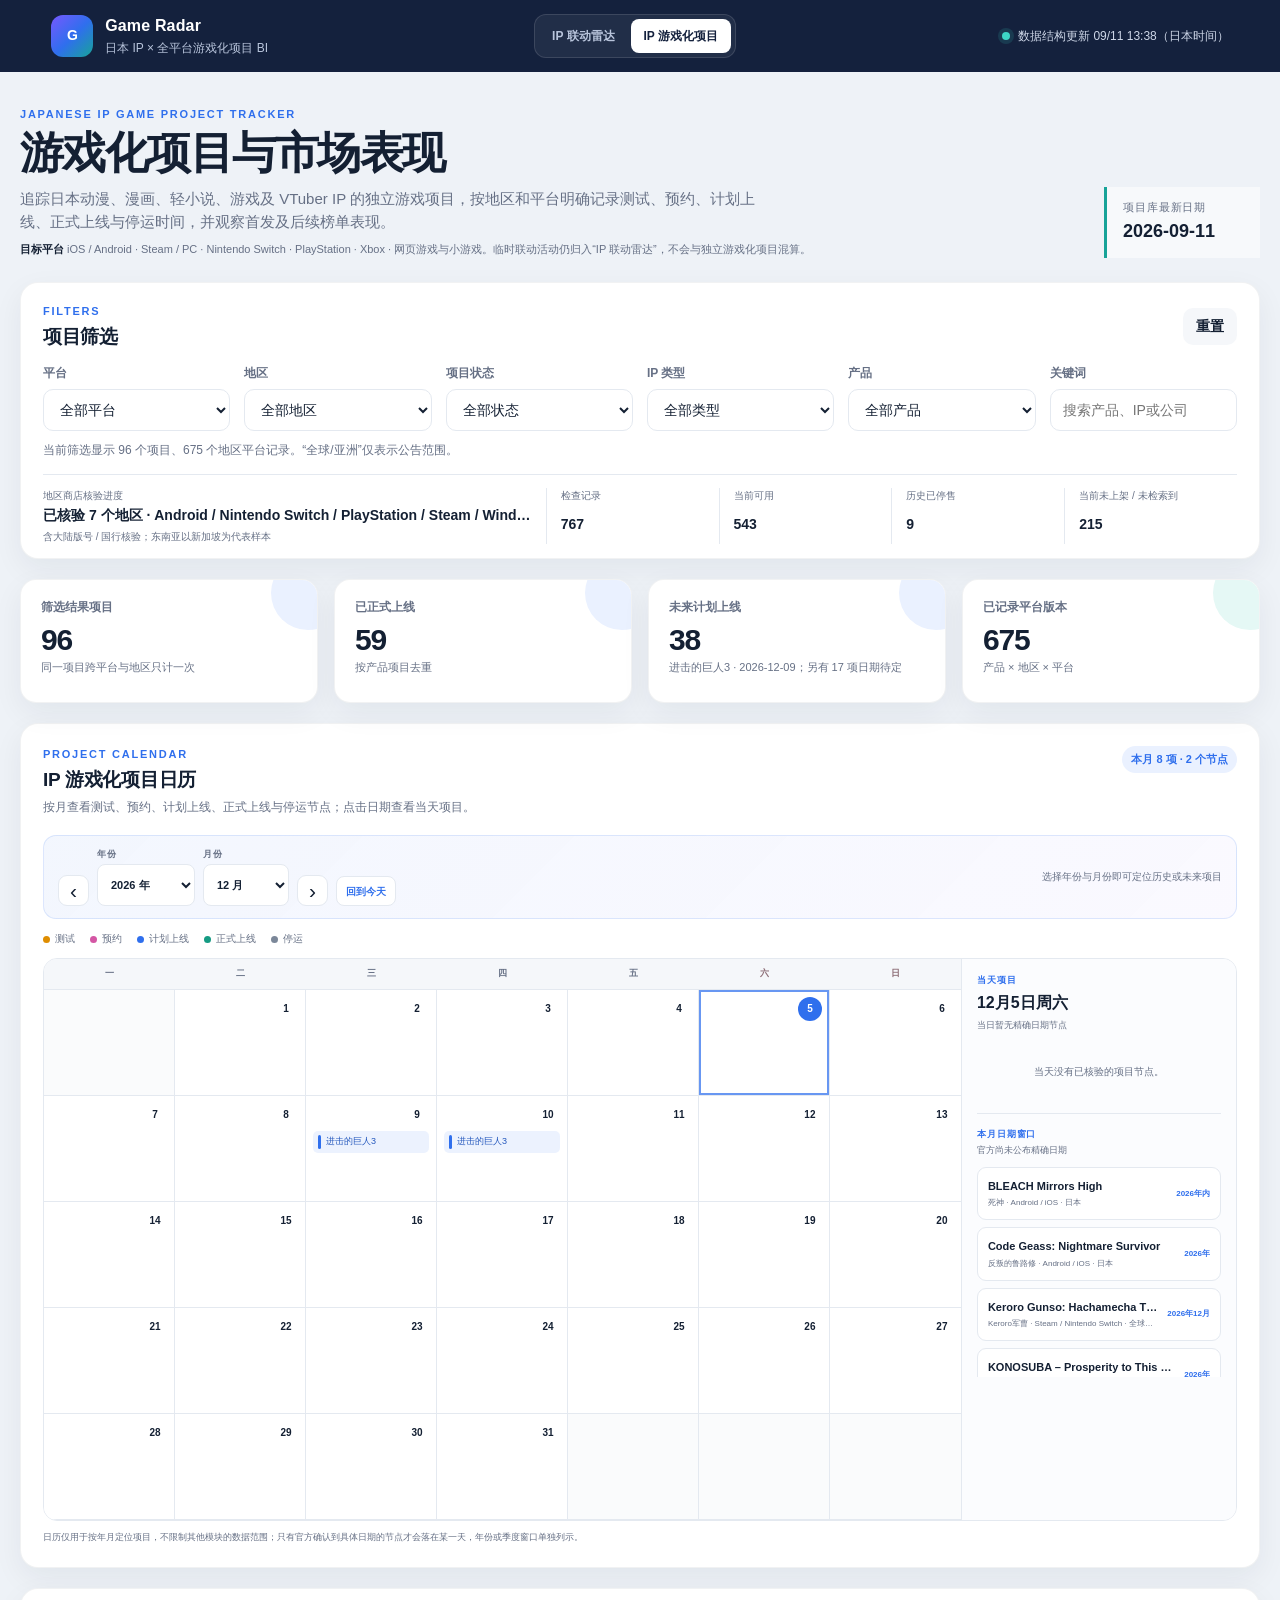
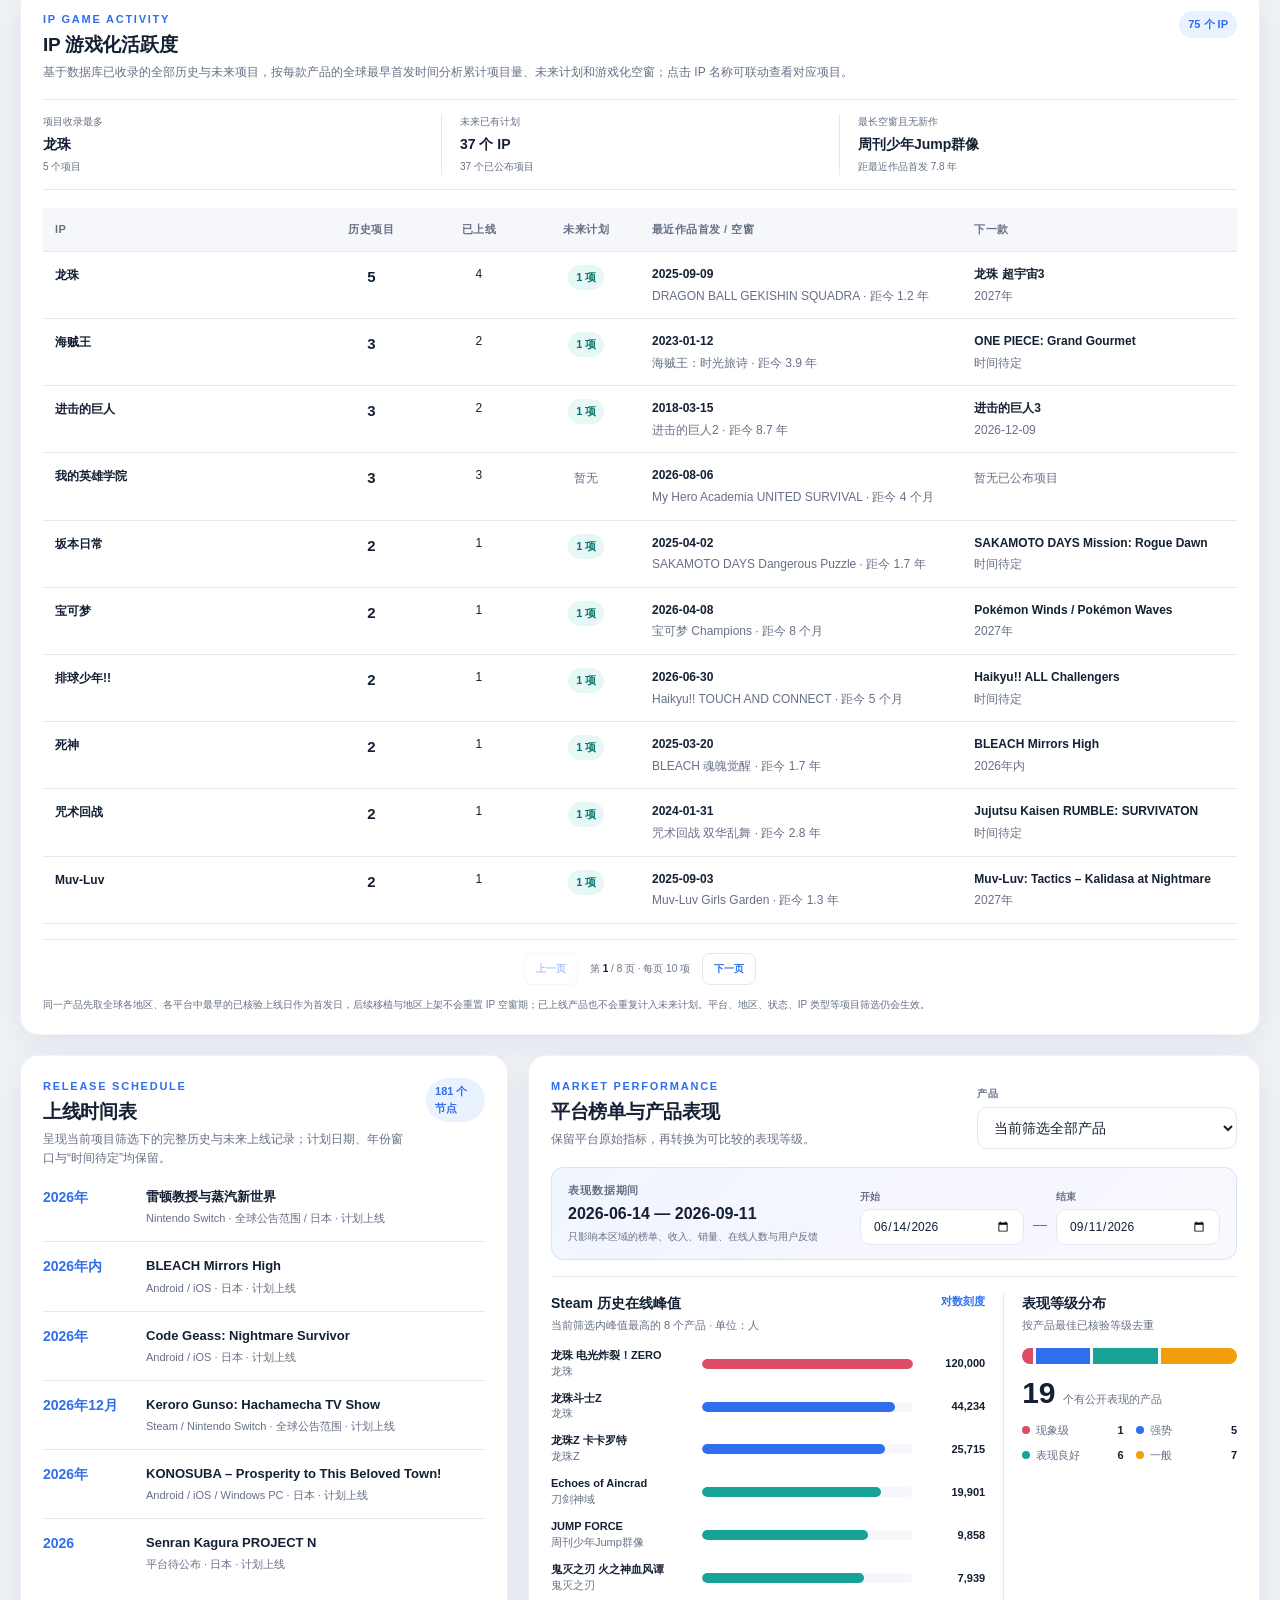
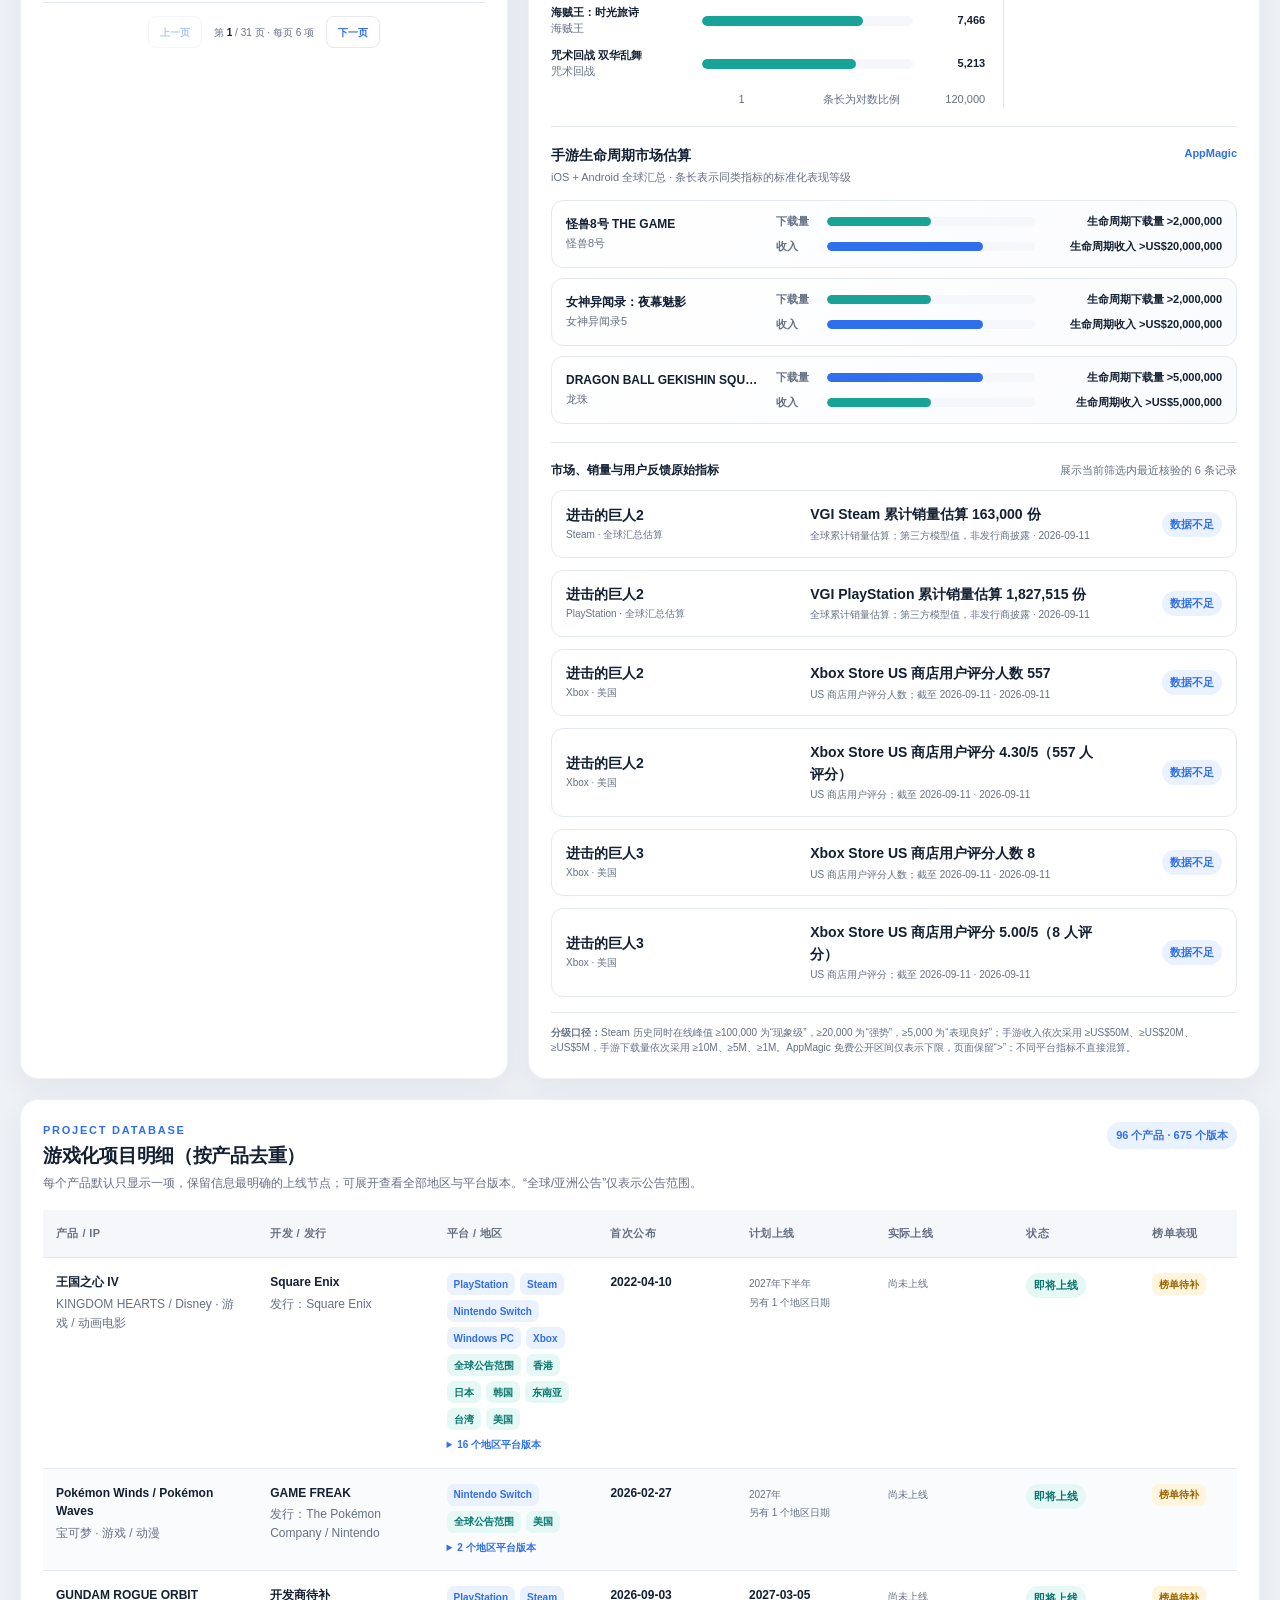
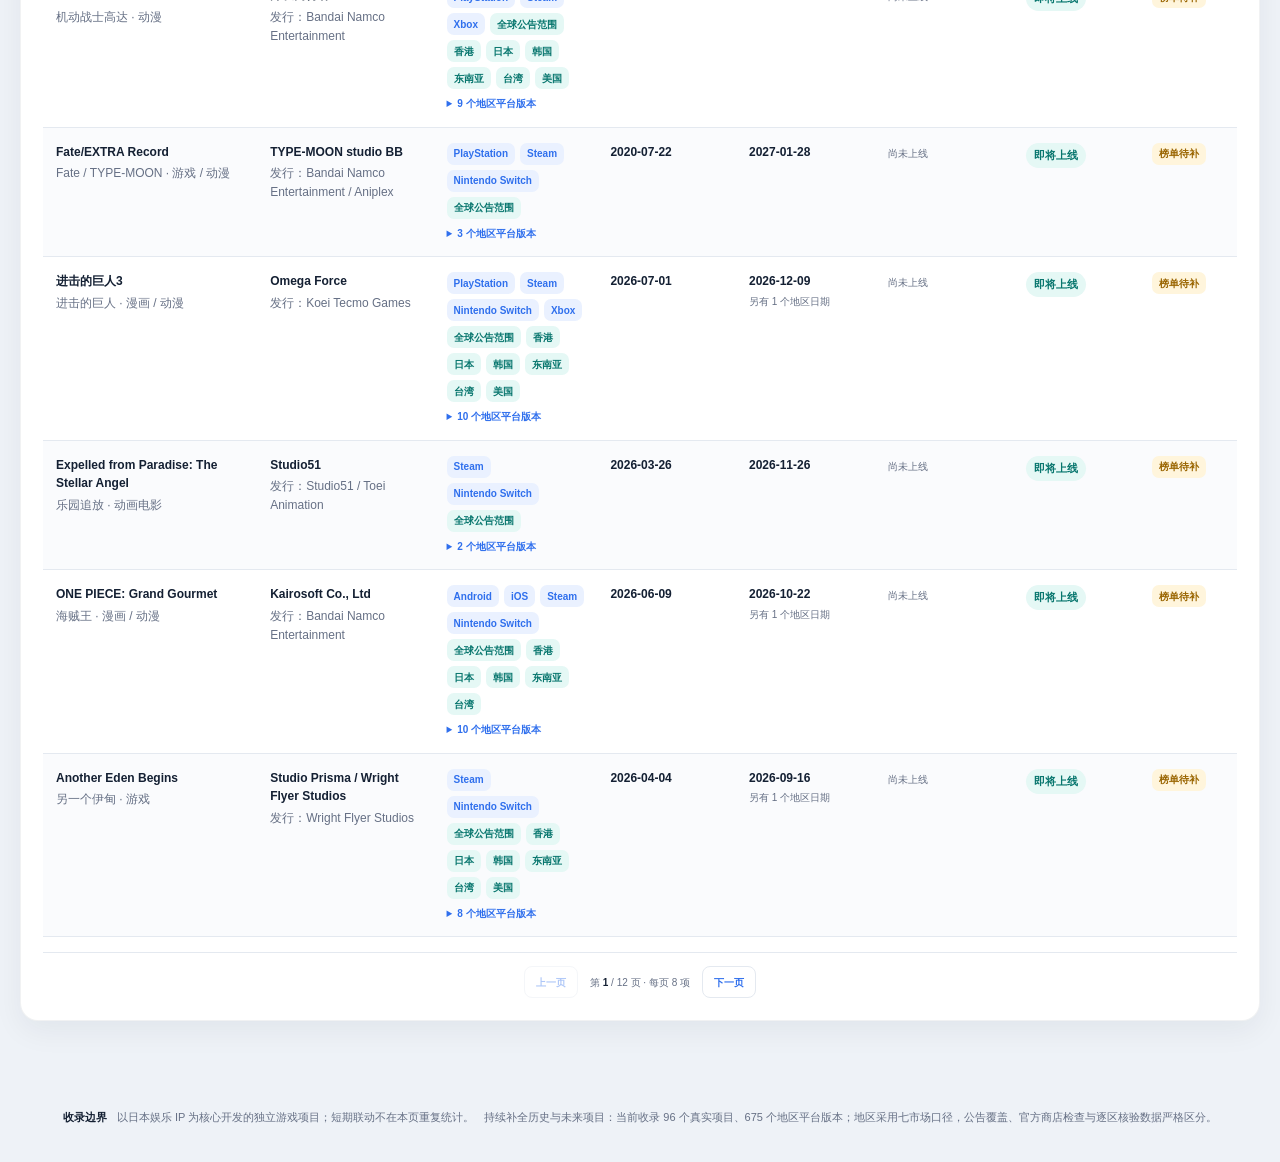
<file: game-projects/index.html>
<!doctype html>
<html lang="zh-CN">
<head>
  <meta charset="utf-8">
  <meta name="viewport" content="width=device-width, initial-scale=1">
  <meta name="description" content="日本娱乐 IP 游戏化项目、上线时间与跨平台榜单表现 BI">
  <title>日本 IP 游戏化项目 BI</title>
  <link rel="icon" href="../favicon.svg" type="image/svg+xml">
  <link rel="stylesheet" href="../styles.css?v=20260907-site-tabs1">
  <link rel="stylesheet" href="styles.css?v=20260911-calendar-statuses">
</head>
<body>
  <header class="topbar">
    <a class="brand" href="./" aria-label="返回游戏化项目首页">
      <span class="brand-mark game-mark" aria-hidden="true">G</span>
      <span>
        <strong>Game Radar</strong>
        <small>日本 IP × 全平台游戏化项目 BI</small>
      </span>
    </a>
    <nav class="site-tabs" aria-label="BI 项目切换">
      <a class="site-tab" href="../">IP 联动雷达</a>
      <a class="site-tab active" href="./" aria-current="page">IP 游戏化项目</a>
    </nav>
    <div class="freshness">
      <span class="freshness-dot" aria-hidden="true"></span>
      <span id="generated-at">正在读取项目库…</span>
    </div>
  </header>

  <main>
    <section class="intro" aria-labelledby="page-title">
      <div>
        <p class="eyebrow">JAPANESE IP GAME PROJECT TRACKER</p>
        <h1 id="page-title">游戏化项目与市场表现</h1>
        <p class="intro-copy">追踪日本动漫、漫画、轻小说、游戏及 VTuber IP 的独立游戏项目，按地区和平台明确记录测试、预约、计划上线、正式上线与停运时间，并观察首发及后续榜单表现。</p>
        <p class="data-source-note"><strong>目标平台</strong> iOS / Android · Steam / PC · Nintendo Switch · PlayStation · Xbox · 网页游戏与小游戏。临时联动活动仍归入“IP 联动雷达”，不会与独立游戏化项目混算。</p>
      </div>
      <div class="data-date">
        <span>项目库最新日期</span>
        <strong id="latest-project-date">—</strong>
      </div>
    </section>

    <section class="filter-panel" aria-labelledby="filter-title">
      <div class="section-heading compact">
        <div>
          <p class="section-kicker">FILTERS</p>
          <h2 id="filter-title">项目筛选</h2>
        </div>
        <button id="reset-filters" class="button secondary" type="button">重置</button>
      </div>
      <div class="filters project-filters">
        <label>
          <span>平台</span>
          <select id="platform-filter"><option value="all">全部平台</option></select>
        </label>
        <label>
          <span>地区</span>
          <select id="region-filter"><option value="all">全部地区</option></select>
        </label>
        <label>
          <span>项目状态</span>
          <select id="status-filter"><option value="all">全部状态</option></select>
        </label>
        <label>
          <span>IP 类型</span>
          <select id="ip-type-filter"><option value="all">全部类型</option></select>
        </label>
        <label>
          <span>产品</span>
          <select id="product-filter"><option value="all">全部产品</option></select>
        </label>
        <label class="search-field">
          <span>关键词</span>
          <input id="search-filter" type="search" placeholder="搜索产品、IP或公司">
        </label>
      </div>
      <p id="filter-summary" class="filter-summary" aria-live="polite"></p>
      <div id="region-audit-summary" class="region-audit-summary" aria-live="polite"></div>
    </section>

    <section class="kpi-grid" aria-label="项目关键指标">
      <article class="kpi-card">
        <span>筛选结果项目</span>
        <strong id="kpi-projects">—</strong>
        <small>同一项目跨平台与地区只计一次</small>
      </article>
      <article class="kpi-card">
        <span>已正式上线</span>
        <strong id="kpi-launched">—</strong>
        <small>按产品项目去重</small>
      </article>
      <article class="kpi-card">
        <span>未来计划上线</span>
        <strong id="kpi-upcoming">—</strong>
        <small id="kpi-upcoming-detail">含年份窗口与日期待定的已公布项目</small>
      </article>
      <article class="kpi-card accent">
        <span>已记录平台版本</span>
        <strong id="kpi-releases">—</strong>
        <small>产品 × 地区 × 平台</small>
      </article>
    </section>

    <section class="panel project-calendar-panel" aria-labelledby="project-calendar-title">
      <div class="section-heading">
        <div>
          <p class="section-kicker">PROJECT CALENDAR</p>
          <h2 id="project-calendar-title">IP 游戏化项目日历</h2>
          <p class="section-note">按月查看测试、预约、计划上线、正式上线与停运节点；点击日期查看当天项目。</p>
        </div>
        <span id="recent-project-count" class="count-badge">本月 0 项</span>
      </div>
      <div class="project-calendar-toolbar">
        <div class="calendar-month-navigation" aria-label="切换日历月份">
          <button id="calendar-prev-month" class="calendar-nav-button" type="button" aria-label="上一个月">‹</button>
          <label class="calendar-period-field">
            <span>年份</span>
            <select id="calendar-year-select" aria-label="选择日历年份"></select>
          </label>
          <label class="calendar-period-field">
            <span>月份</span>
            <select id="calendar-month-select" aria-label="选择日历月份"></select>
          </label>
          <button id="calendar-next-month" class="calendar-nav-button" type="button" aria-label="下一个月">›</button>
          <button id="calendar-today" class="calendar-text-button" type="button">回到今天</button>
        </div>
        <span class="calendar-location-note">选择年份与月份即可定位历史或未来项目</span>
      </div>
      <div class="calendar-legend" aria-label="项目节点图例">
        <span><i class="calendar-event-dot testing" aria-hidden="true"></i>测试</span>
        <span><i class="calendar-event-dot preregister" aria-hidden="true"></i>预约</span>
        <span><i class="calendar-event-dot planned" aria-hidden="true"></i>计划上线</span>
        <span><i class="calendar-event-dot launched" aria-hidden="true"></i>正式上线</span>
        <span><i class="calendar-event-dot ended" aria-hidden="true"></i>停运</span>
      </div>
      <div class="project-calendar-layout">
        <div class="project-calendar-main">
          <div class="calendar-weekdays" aria-hidden="true">
            <span>一</span><span>二</span><span>三</span><span>四</span><span>五</span><span class="weekend">六</span><span class="weekend">日</span>
          </div>
          <div id="project-calendar-grid" class="project-calendar-grid" role="grid" aria-label="IP 游戏化项目月历" aria-live="polite"></div>
        </div>
        <aside class="calendar-agenda" aria-labelledby="calendar-selected-date">
          <div class="calendar-agenda-heading">
            <span>当天项目</span>
            <strong id="calendar-selected-date">—</strong>
            <small id="calendar-selected-summary">请选择日历日期</small>
          </div>
          <div id="calendar-agenda-list" class="calendar-agenda-list"></div>
          <div id="calendar-agenda-empty" class="calendar-agenda-empty" hidden>当天没有已核验的项目节点。</div>
          <div id="calendar-window-section" class="calendar-window-section" hidden>
            <div class="calendar-window-heading">
              <span>本月日期窗口</span>
              <small>官方尚未公布精确日期</small>
            </div>
            <div id="calendar-window-list" class="calendar-window-list"></div>
          </div>
        </aside>
      </div>
      <p class="project-calendar-note">日历仅用于按年月定位项目，不限制其他模块的数据范围；只有官方确认到具体日期的节点才会落在某一天，年份或季度窗口单独列示。</p>
    </section>

    <section class="panel ip-activity-panel" aria-labelledby="ip-activity-title">
      <div class="section-heading">
        <div>
          <p class="section-kicker">IP GAME ACTIVITY</p>
          <h2 id="ip-activity-title">IP 游戏化活跃度</h2>
          <p class="section-note">基于数据库已收录的全部历史与未来项目，按每款产品的全球最早首发时间分析累计项目量、未来计划和游戏化空窗；点击 IP 名称可联动查看对应项目。</p>
        </div>
        <span id="ip-activity-count" class="count-badge">0 个 IP</span>
      </div>
      <div id="ip-activity-summary" class="ip-activity-summary" aria-live="polite"></div>
      <div class="table-wrap ip-activity-table-wrap">
        <table class="ip-activity-table">
          <thead>
            <tr>
              <th>IP</th>
              <th>历史项目</th>
              <th>已上线</th>
              <th>未来计划</th>
              <th>最近作品首发 / 空窗</th>
              <th>下一款</th>
            </tr>
          </thead>
          <tbody id="ip-activity-table-body"></tbody>
        </table>
      </div>
      <div id="ip-activity-empty" class="empty-state" hidden>当前筛选条件下没有可比较的 IP 游戏化项目。</div>
      <div id="ip-activity-pagination" class="pagination-bar" aria-label="IP 游戏化活跃度分页"></div>
      <div id="ip-drilldown-status" class="ip-drilldown-status" aria-live="polite" hidden>
        <span>当前查看 <strong id="ip-drilldown-name"></strong> 的上线时间、平台表现与项目明细</span>
        <button id="clear-ip-drilldown" type="button">查看全部 IP</button>
      </div>
      <p class="ip-activity-method">同一产品先取全球各地区、各平台中最早的已核验上线日作为首发日，后续移植与地区上架不会重置 IP 空窗期；已上线产品也不会重复计入未来计划。平台、地区、状态、IP 类型等项目筛选仍会生效。</p>
    </section>

    <section class="project-dashboard-grid">
      <article class="panel schedule-panel" aria-labelledby="schedule-title">
        <div class="section-heading">
          <div>
            <p class="section-kicker">RELEASE SCHEDULE</p>
            <h2 id="schedule-title">上线时间表</h2>
            <p class="section-note">呈现当前项目筛选下的完整历史与未来上线记录；计划日期、年份窗口与“时间待定”均保留。</p>
          </div>
          <span id="schedule-count" class="count-badge">0 个节点</span>
        </div>
        <div id="release-schedule" class="release-schedule" aria-live="polite"></div>
        <div id="schedule-empty" class="empty-state" hidden>当前筛选条件下没有可展示的上线时间。</div>
        <div id="schedule-pagination" class="pagination-bar" aria-label="上线时间表分页"></div>
      </article>

      <article id="performance-panel" class="panel performance-panel" aria-labelledby="performance-title">
        <div class="section-heading performance-heading">
          <div>
            <p class="section-kicker">MARKET PERFORMANCE</p>
            <h2 id="performance-title">平台榜单与产品表现</h2>
            <p id="performance-section-note" class="section-note">保留平台原始指标，再转换为可比较的表现等级。</p>
          </div>
          <label class="compact-select">
            <span>产品</span>
            <select id="performance-product-filter"><option value="all">当前筛选全部产品</option></select>
          </label>
        </div>
        <div class="project-date-panel performance-date-panel" role="group" aria-label="表现数据期间">
          <div>
            <span>表现数据期间</span>
            <strong id="performance-date-range-label">—</strong>
            <small>只影响本区域的榜单、收入、销量、在线人数与用户反馈</small>
          </div>
          <div class="date-range-fields">
            <label>
              <span>开始</span>
              <input id="performance-start-date-filter" type="date">
            </label>
            <span class="date-range-separator" aria-hidden="true">—</span>
            <label>
              <span>结束</span>
              <input id="performance-end-date-filter" type="date">
            </label>
          </div>
        </div>
        <div id="performance-overview-view">
          <div class="performance-visual-grid">
            <section class="performance-chart-block" aria-labelledby="steam-peak-title">
              <div class="performance-chart-heading">
                <div>
                  <h3 id="steam-peak-title">Steam 历史在线峰值</h3>
                  <p>当前筛选内峰值最高的 8 个产品 · 单位：人</p>
                </div>
                <span class="chart-scale-badge">对数刻度</span>
              </div>
              <div id="steam-peak-chart" class="steam-peak-chart" role="img" aria-label="Steam 历史同时在线峰值横向排行榜"></div>
              <div id="steam-peak-empty" class="chart-empty" hidden>当前筛选范围没有可比较的 Steam 在线峰值。</div>
            </section>
            <section class="performance-chart-block tier-chart-block" aria-labelledby="performance-tier-title">
              <div class="performance-chart-heading">
                <div>
                  <h3 id="performance-tier-title">表现等级分布</h3>
                  <p>按产品最佳已核验等级去重</p>
                </div>
              </div>
              <div id="performance-tier-chart" class="performance-tier-chart" role="img" aria-label="产品表现等级分布"></div>
              <div id="performance-tier-empty" class="chart-empty" hidden>当前筛选范围没有已分级的产品。</div>
            </section>
          </div>
          <section class="performance-chart-block mobile-market-block" aria-labelledby="mobile-market-title">
            <div class="performance-chart-heading">
              <div>
                <h3 id="mobile-market-title">手游生命周期市场估算</h3>
                <p>iOS + Android 全球汇总 · 条长表示同类指标的标准化表现等级</p>
              </div>
              <span class="chart-scale-badge">AppMagic</span>
            </div>
            <div id="mobile-market-chart" class="mobile-market-chart" role="img" aria-label="手游生命周期下载量与收入估算"></div>
            <div id="mobile-market-empty" class="chart-empty" hidden>当前筛选范围没有可比较的手游市场估算。</div>
          </section>
        </div>

        <div id="product-performance-view" class="product-performance-view" hidden>
          <div class="product-performance-context">
            <div>
              <span>产品专属表现</span>
              <strong id="product-performance-name">—</strong>
              <small id="product-performance-scope">按平台分别展示重要指标</small>
            </div>
            <button id="clear-performance-product" type="button">返回全部产品概览</button>
          </div>
          <div id="product-platform-timelines" class="product-platform-timelines" aria-live="polite"></div>
        </div>

        <div class="performance-detail-heading">
          <strong>市场、销量与用户反馈原始指标</strong>
          <span id="performance-detail-note">展示当前筛选内最近核验的 6 条记录</span>
        </div>
        <div id="performance-list" class="performance-list" aria-live="polite"></div>
        <div id="performance-empty" class="empty-state" hidden>榜单数据正在建库，尚无可展示的产品表现。</div>
        <p id="performance-method" class="performance-method"><strong>分级口径：</strong>Steam 历史同时在线峰值 ≥100,000 为“现象级”，≥20,000 为“强势”，≥5,000 为“表现良好”；手游收入依次采用 ≥US$50M、≥US$20M、≥US$5M，手游下载量依次采用 ≥10M、≥5M、≥1M。AppMagic 免费公开区间仅表示下限，页面保留“&gt;”；不同平台指标不直接混算。</p>
      </article>
    </section>

    <section class="panel table-panel" aria-labelledby="project-table-title">
      <div class="section-heading">
        <div>
          <p class="section-kicker">PROJECT DATABASE</p>
          <h2 id="project-table-title">游戏化项目明细（按产品去重）</h2>
          <p class="section-note">每个产品默认只显示一项，保留信息最明确的上线节点；可展开查看全部地区与平台版本。“全球/亚洲公告”仅表示公告范围。</p>
        </div>
        <span id="project-count" class="count-badge">0 个产品</span>
      </div>
      <div class="table-wrap project-table-wrap">
        <table class="project-table">
          <thead>
            <tr>
              <th>产品 / IP</th>
              <th>开发 / 发行</th>
              <th>平台 / 地区</th>
              <th>首次公布</th>
              <th>计划上线</th>
              <th>实际上线</th>
              <th>状态</th>
              <th>榜单表现</th>
            </tr>
          </thead>
          <tbody id="project-table-body"></tbody>
        </table>
      </div>
      <div id="project-table-empty" class="empty-state" hidden>项目数据正在建库，当前没有已核验记录。</div>
      <div id="project-pagination" class="pagination-bar" aria-label="游戏化项目明细分页"></div>
    </section>
  </main>

  <footer>
    <strong>收录边界</strong>
    <span>以日本娱乐 IP 为核心开发的独立游戏项目；短期联动不在本页重复统计。</span>
    <span id="footer-source" class="footer-source">持续补全历史与未来项目；地区采用七市场口径，公告覆盖、官方商店检查与逐区核验数据严格区分。</span>
  </footer>

  <script src="data/projects.js?v=20260911-daily-refresh"></script>
  <script src="../name-localization.js?v=20260911-zh-names2"></script>
  <script src="app.js?v=20260911-tokyo-today"></script>
</body>
</html>
</file>
<file: styles.css>
:root {
  color-scheme: light;
  --ink: #142033;
  --muted: #667085;
  --line: #e4e9f0;
  --surface: #ffffff;
  --surface-soft: #f5f7fa;
  --page: #eef2f7;
  --navy: #14213d;
  --blue: #2f6fed;
  --blue-soft: #eaf1ff;
  --teal: #17a398;
  --teal-soft: #e5f8f5;
  --orange: #f59e0b;
  --orange-soft: #fff5dc;
  --red: #dc4c64;
  --red-soft: #fff0f3;
  --shadow: 0 10px 30px rgba(20, 32, 51, 0.06);
  --radius: 18px;
}

* { box-sizing: border-box; }

body {
  margin: 0;
  background: var(--page);
  color: var(--ink);
  font-family: Inter, ui-sans-serif, -apple-system, BlinkMacSystemFont, "Segoe UI", "PingFang SC", "Hiragino Sans GB", "Microsoft YaHei", sans-serif;
  font-size: 14px;
  line-height: 1.55;
}

button, input, select { font: inherit; }

a { color: var(--blue); }

.sr-only {
  position: absolute;
  width: 1px;
  height: 1px;
  padding: 0;
  margin: -1px;
  overflow: hidden;
  clip: rect(0, 0, 0, 0);
  white-space: nowrap;
  border: 0;
}

.topbar {
  min-height: 72px;
  padding: 14px clamp(20px, 4vw, 56px);
  display: flex;
  align-items: center;
  justify-content: space-between;
  gap: 20px;
  background: var(--navy);
  color: #ffffff;
}

.brand {
  color: inherit;
  text-decoration: none;
  display: flex;
  align-items: center;
  gap: 12px;
}

.brand-mark {
  width: 42px;
  height: 42px;
  display: grid;
  place-items: center;
  border-radius: 12px;
  background: linear-gradient(135deg, #4f83ff, #23b9ae);
  font-weight: 800;
  letter-spacing: -0.04em;
}

.brand strong,
.brand small { display: block; }

.brand strong { font-size: 16px; letter-spacing: 0.01em; }
.brand small { color: #b9c5dc; font-size: 12px; }

.site-tabs {
  display: flex;
  align-items: center;
  gap: 3px;
  margin: 0 auto;
  padding: 4px;
  border: 1px solid rgba(255, 255, 255, 0.12);
  border-radius: 12px;
  background: rgba(255, 255, 255, 0.06);
}

.site-tab {
  display: inline-flex;
  align-items: center;
  justify-content: center;
  min-height: 34px;
  padding: 6px 13px;
  border-radius: 8px;
  color: #b9c5dc;
  font-size: 12px;
  font-weight: 750;
  text-decoration: none;
  white-space: nowrap;
  transition: color 160ms ease, background 160ms ease;
}

.site-tab:hover { color: #ffffff; background: rgba(255, 255, 255, 0.08); }
.site-tab.active { color: var(--navy); background: #ffffff; }
.site-tab:focus-visible { outline: 3px solid rgba(79, 131, 255, 0.42); outline-offset: 2px; }

.freshness {
  display: flex;
  align-items: center;
  gap: 8px;
  color: #ced7e8;
  font-size: 12px;
}

.freshness-dot {
  width: 8px;
  height: 8px;
  border-radius: 50%;
  background: #3dd6c6;
  box-shadow: 0 0 0 4px rgba(61, 214, 198, 0.14);
}

main {
  width: min(1480px, calc(100% - 40px));
  margin: 0 auto;
  padding: 34px 0 48px;
}

.intro {
  display: flex;
  justify-content: space-between;
  align-items: flex-end;
  gap: 28px;
  margin-bottom: 24px;
}

.eyebrow,
.section-kicker {
  margin: 0 0 5px;
  color: var(--blue);
  font-size: 11px;
  font-weight: 800;
  letter-spacing: 0.16em;
}

h1, h2, p { margin-top: 0; }
h1 { margin-bottom: 8px; font-size: clamp(28px, 4vw, 44px); line-height: 1.15; letter-spacing: -0.035em; }
h2 { margin-bottom: 0; font-size: 19px; line-height: 1.3; letter-spacing: -0.015em; }

.intro-copy {
  max-width: 760px;
  margin-bottom: 0;
  color: var(--muted);
  font-size: 15px;
}

.data-source-note {
  margin: 8px 0 0;
  color: var(--muted);
  font-size: 11px;
}

.data-source-note strong { color: var(--ink); }

.data-date {
  min-width: 156px;
  padding: 12px 16px;
  border-left: 3px solid var(--teal);
  background: rgba(255, 255, 255, 0.55);
}

.data-date span,
.data-date strong { display: block; }
.data-date span { color: var(--muted); font-size: 11px; text-transform: uppercase; letter-spacing: 0.08em; }
.data-date strong { margin-top: 2px; font-size: 18px; }

.new-alert-panel {
  position: relative;
  overflow: hidden;
  margin-bottom: 20px;
  padding: 20px 22px 22px;
  border: 1px solid rgba(220, 76, 100, 0.2);
  border-radius: var(--radius);
  background: linear-gradient(135deg, rgba(255, 240, 243, 0.98), rgba(255, 249, 235, 0.94));
  box-shadow: 0 12px 34px rgba(171, 62, 83, 0.09);
}

.new-alert-panel::after {
  content: "NEW";
  position: absolute;
  top: -13px;
  right: 16px;
  color: rgba(220, 76, 100, 0.055);
  font-size: 74px;
  font-weight: 900;
  letter-spacing: -0.07em;
  pointer-events: none;
}

.new-alert-panel[hidden] { display: none; }

.new-alert-heading {
  position: relative;
  z-index: 1;
  display: flex;
  align-items: flex-start;
  justify-content: space-between;
  gap: 18px;
  margin-bottom: 14px;
}

.new-alert-heading .section-kicker { color: var(--red); }
.new-alert-heading p:last-child { margin: 5px 0 0; color: var(--muted); font-size: 12px; }

.new-alert-count {
  flex: 0 0 auto;
  display: inline-flex;
  align-items: center;
  min-height: 30px;
  padding: 5px 10px;
  border-radius: 999px;
  background: var(--red);
  color: #ffffff;
  font-size: 11px;
  font-weight: 800;
}

.new-alert-list {
  position: relative;
  z-index: 1;
  display: grid;
  grid-template-columns: repeat(auto-fit, minmax(290px, 1fr));
  gap: 12px;
}

.new-alert-card {
  display: grid;
  grid-template-rows: auto auto 1fr auto;
  gap: 11px;
  min-width: 0;
  padding: 15px;
  border: 1px solid rgba(220, 76, 100, 0.13);
  border-radius: 13px;
  background: rgba(255, 255, 255, 0.9);
  box-shadow: 0 5px 16px rgba(79, 40, 49, 0.045);
}

.new-alert-card-top {
  display: flex;
  align-items: center;
  justify-content: space-between;
  gap: 10px;
}

.new-alert-status,
.new-alert-discovered {
  font-size: 10px;
  font-weight: 800;
}

.new-alert-status {
  padding: 3px 7px;
  border-radius: 999px;
  background: var(--orange-soft);
  color: #8b5a00;
}

.new-alert-discovered { color: var(--red); }

.new-alert-card h3 {
  display: flex;
  align-items: baseline;
  flex-wrap: wrap;
  gap: 5px 8px;
  margin: 0;
  font-size: 15px;
  line-height: 1.4;
}

.new-alert-card h3 span { font-weight: 800; }
.new-alert-card h3 i { color: var(--muted); font-size: 11px; font-style: normal; }
.new-alert-card h3 strong { color: var(--red); font-weight: 850; }

.new-alert-meta {
  display: grid;
  gap: 5px;
  margin: 0;
}

.new-alert-meta div { display: grid; grid-template-columns: 56px minmax(0, 1fr); gap: 8px; }
.new-alert-meta dt { color: var(--muted); font-size: 10px; }
.new-alert-meta dd { min-width: 0; margin: 0; color: var(--ink); font-size: 11px; font-weight: 650; overflow-wrap: anywhere; }

.new-alert-action {
  justify-self: start;
  min-height: 32px;
  padding: 5px 11px;
  border: 1px solid rgba(220, 76, 100, 0.2);
  border-radius: 9px;
  background: var(--red-soft);
  color: #b02b43;
  cursor: pointer;
  font-size: 11px;
  font-weight: 800;
}

.new-alert-action:hover { border-color: rgba(220, 76, 100, 0.4); background: #ffe4ea; }
.new-alert-action:focus-visible { outline: 3px solid rgba(220, 76, 100, 0.2); outline-offset: 2px; }

.filter-panel,
.panel,
.kpi-card {
  background: var(--surface);
  border: 1px solid rgba(20, 32, 51, 0.06);
  box-shadow: var(--shadow);
}

.filter-panel,
.panel { border-radius: var(--radius); }

.filter-panel,
.panel { scroll-margin-top: 126px; }

.filter-panel {
  padding: 20px 22px 14px;
  margin-bottom: 20px;
}

.section-heading {
  display: flex;
  align-items: flex-start;
  justify-content: space-between;
  gap: 16px;
  margin-bottom: 18px;
}

.section-heading.compact { align-items: center; margin-bottom: 14px; }
.section-note { margin: 5px 0 0; color: var(--muted); font-size: 12px; }

.button {
  border: 0;
  border-radius: 10px;
  padding: 8px 13px;
  cursor: pointer;
  font-weight: 700;
}

.button.secondary { background: var(--surface-soft); color: var(--ink); }
.button:hover { filter: brightness(0.97); }
.button:focus-visible,
select:focus-visible,
input:focus-visible { outline: 3px solid rgba(47, 111, 237, 0.24); outline-offset: 2px; }

.filters {
  display: grid;
  grid-template-columns: repeat(5, minmax(145px, 1fr));
  gap: 14px;
}

.filters label,
.compact-select { display: grid; gap: 6px; }
.filters label > span { color: var(--muted); font-size: 12px; font-weight: 700; }

select,
input[type="search"],
input[type="date"] {
  width: 100%;
  height: 42px;
  border: 1px solid var(--line);
  border-radius: 10px;
  background: #ffffff;
  color: var(--ink);
  padding: 0 12px;
}

.date-range-panel {
  margin-bottom: 16px;
  padding: 14px 16px 10px;
  border: 1px solid rgba(47, 111, 237, 0.14);
  border-radius: 13px;
  background: linear-gradient(135deg, rgba(47, 111, 237, 0.065), rgba(20, 184, 166, 0.045));
}

.sticky-date-shell {
  position: sticky;
  top: 0;
  z-index: 24;
  padding: 0 clamp(20px, 4vw, 56px);
  border-bottom: 1px solid rgba(20, 32, 51, 0.08);
  background: rgba(238, 242, 247, 0.94);
  box-shadow: 0 8px 22px rgba(20, 32, 51, 0.08);
  backdrop-filter: blur(14px);
  -webkit-backdrop-filter: blur(14px);
}

.sticky-date-panel {
  width: min(1480px, 100%);
  margin: 0 auto;
  padding: 9px 16px 6px;
  border-top: 0;
  border-radius: 0 0 13px 13px;
  box-shadow: none;
}

.sticky-date-panel .range-slider {
  height: 22px;
  margin-top: 5px;
}

.sticky-date-panel .range-slider::before,
.sticky-date-panel .range-slider-track { top: 8px; }

.date-range-header {
  display: flex;
  align-items: flex-end;
  justify-content: space-between;
  gap: 20px;
}

.date-range-header > div:first-child { display: grid; gap: 3px; }
.date-range-header > div:first-child > span {
  color: var(--muted);
  font-size: 11px;
  font-weight: 800;
  letter-spacing: 0.08em;
}
.date-range-header > div:first-child > strong { font-size: 16px; }

.date-range-fields {
  display: flex;
  align-items: flex-end;
  gap: 9px;
}

.date-range-fields label { display: grid; gap: 4px; }
.date-range-fields label > span { color: var(--muted); font-size: 10px; font-weight: 800; }
.date-range-fields input[type="date"] { width: 164px; height: 36px; font-size: 12px; }
.date-range-separator { padding-bottom: 9px; color: var(--muted); }

.range-slider {
  position: relative;
  height: 28px;
  margin: 11px 2px 0;
}

.range-slider::before,
.range-slider-track {
  content: "";
  position: absolute;
  top: 11px;
  left: 0;
  width: 100%;
  height: 6px;
  border-radius: 999px;
}

.range-slider::before { background: #dce4ee; }
.range-slider-track { background: linear-gradient(to right, #dce4ee 0%, var(--blue) 0%, var(--teal) 100%, #dce4ee 100%); }

.range-slider input[type="range"] {
  position: absolute;
  inset: 0;
  z-index: 2;
  width: 100%;
  height: 28px;
  margin: 0;
  appearance: none;
  -webkit-appearance: none;
  pointer-events: none;
  background: transparent;
}

.range-slider input[type="range"]::-webkit-slider-runnable-track { height: 6px; background: transparent; }
.range-slider input[type="range"]::-moz-range-track { height: 6px; background: transparent; }
.range-slider input[type="range"]::-webkit-slider-thumb {
  width: 20px;
  height: 20px;
  margin-top: -7px;
  border: 3px solid #ffffff;
  border-radius: 50%;
  appearance: none;
  -webkit-appearance: none;
  background: var(--blue);
  box-shadow: 0 2px 8px rgba(20, 32, 51, 0.28);
  cursor: grab;
  pointer-events: auto;
}
.range-slider input[type="range"]::-moz-range-thumb {
  width: 15px;
  height: 15px;
  border: 3px solid #ffffff;
  border-radius: 50%;
  background: var(--blue);
  box-shadow: 0 2px 8px rgba(20, 32, 51, 0.28);
  cursor: grab;
  pointer-events: auto;
}
.range-slider input[type="range"]:active::-webkit-slider-thumb { cursor: grabbing; transform: scale(1.08); }
.range-slider input[type="range"]:focus-visible { outline: none; }
.range-slider input[type="range"]:focus-visible::-webkit-slider-thumb { box-shadow: 0 0 0 4px rgba(47, 111, 237, 0.22); }

.range-extents {
  display: flex;
  justify-content: space-between;
  color: var(--muted);
  font-size: 10px;
}

.source-links { display: flex; flex-wrap: wrap; gap: 5px 10px; }

.filter-summary { min-height: 20px; margin: 10px 0 0; color: var(--muted); font-size: 12px; }

.kpi-grid {
  display: grid;
  grid-template-columns: repeat(4, minmax(0, 1fr));
  gap: 16px;
  margin-bottom: 20px;
}

.kpi-card {
  min-height: 124px;
  border-radius: 16px;
  padding: 18px 20px;
  position: relative;
  overflow: hidden;
}

.kpi-card::after {
  content: "";
  position: absolute;
  width: 74px;
  height: 74px;
  right: -28px;
  top: -24px;
  border-radius: 50%;
  background: var(--blue-soft);
}

.kpi-card.accent::after { background: var(--teal-soft); }
.kpi-card span, .kpi-card strong, .kpi-card small { display: block; position: relative; z-index: 1; }
.kpi-card span { color: var(--muted); font-size: 12px; font-weight: 700; }
.kpi-card strong { margin: 6px 0 2px; font-size: 30px; line-height: 1.15; letter-spacing: -0.04em; }
.kpi-card small { color: var(--muted); font-size: 11px; }

.ip-ranking-panel { margin-bottom: 20px; }

.ranking-grades {
  display: flex;
  justify-content: flex-end;
  flex-wrap: wrap;
  gap: 7px;
  max-width: 520px;
}

.grade {
  display: inline-flex;
  align-items: center;
  width: fit-content;
  border-radius: 999px;
  padding: 4px 8px;
  font-size: 10px;
  font-weight: 800;
  white-space: nowrap;
}

.grade.phenomenon { color: #9b2c50; background: #ffe7ef; }
.grade.strong { color: #8b5a00; background: var(--orange-soft); }
.grade.effective { color: #08766e; background: var(--teal-soft); }
.grade.ordinary { color: #526075; background: #edf1f6; }
.grade.insufficient { color: var(--muted); background: var(--surface-soft); }

.score-standard {
  display: flex;
  align-items: center;
  flex-wrap: wrap;
  gap: 7px 10px;
  margin: 15px 0 10px;
  padding: 11px 13px;
  border-radius: 10px;
  background: var(--blue-soft);
  color: var(--ink);
  font-size: 11px;
}

.score-standard strong { color: var(--blue); }
.score-standard b { font-size: 14px; }
.score-plus { color: var(--muted); }
.score-detail,
.score-exclusion {
  padding-left: 10px;
  border-left: 1px solid var(--line);
  color: var(--muted);
}

.score-exclusion { font-weight: 700; }

.ip-ranking-list { display: grid; }

.ip-rank-row {
  display: grid;
  grid-template-columns: 42px minmax(0, 1fr) minmax(285px, 0.42fr);
  gap: 16px;
  align-items: center;
  padding: 16px 0;
  border-top: 1px solid var(--line);
}

.ip-rank-row:first-child { border-top: 0; padding-top: 5px; }

.ip-rank-position {
  width: 34px;
  height: 34px;
  display: grid;
  place-items: center;
  border-radius: 11px;
  background: var(--surface-soft);
  color: var(--muted);
  font-size: 13px;
  font-weight: 850;
}

.ip-rank-row:nth-child(-n+3) .ip-rank-position {
  color: var(--blue);
  background: var(--blue-soft);
}

.ip-rank-head {
  display: flex;
  align-items: center;
  gap: 9px;
  min-width: 0;
}

.ip-rank-name {
  min-width: 0;
  padding: 0;
  border: 0;
  background: transparent;
  color: var(--ink);
  cursor: pointer;
  font-weight: 800;
  text-align: left;
  white-space: nowrap;
  overflow: hidden;
  text-overflow: ellipsis;
}

.ip-rank-name:hover { color: var(--blue); }
.ip-rank-meta { margin: 3px 0 7px; color: var(--muted); font-size: 11px; }
.ip-score-track { height: 7px; overflow: hidden; border-radius: 99px; background: var(--surface-soft); }
.ip-score-bar { height: 100%; border-radius: inherit; background: #9aa5b5; }
.ip-score-bar.phenomenon { background: linear-gradient(90deg, #dc4c64, #9b2c50); }
.ip-score-bar.strong { background: linear-gradient(90deg, var(--orange), #d98300); }
.ip-score-bar.effective { background: linear-gradient(90deg, var(--blue), var(--teal)); }
.ip-score-bar.ordinary { background: #9aa5b5; }
.ip-score-bar.insufficient { background: var(--line); }

.ip-region-effects {
  display: flex;
  flex-wrap: wrap;
  gap: 5px 12px;
  margin-top: 7px;
  color: var(--muted);
  font-size: 10px;
}

.ip-region-effects span { white-space: nowrap; }

.ip-rank-metrics {
  display: grid;
  grid-template-columns: 78px 1fr;
  gap: 14px;
  align-items: center;
}

.ip-score { text-align: center; }
.ip-score strong { display: block; font-size: 28px; line-height: 1; letter-spacing: -0.04em; }
.ip-score span { color: var(--muted); font-size: 10px; }
.ip-rank-metrics dl { margin: 0; display: grid; gap: 4px; }
.ip-rank-metrics dl div { display: flex; justify-content: space-between; gap: 10px; }
.ip-rank-metrics dt { color: var(--muted); font-size: 10px; }
.ip-rank-metrics dd { margin: 0; font-size: 11px; font-weight: 800; }

.ranking-method {
  margin: 12px 0 0;
  padding-top: 12px;
  border-top: 1px solid var(--line);
  color: var(--muted);
  font-size: 10px;
}

.dashboard-grid {
  display: grid;
  grid-template-columns: minmax(0, 1.65fr) minmax(340px, 0.85fr);
  gap: 20px;
  margin-bottom: 20px;
}

.dashboard-grid > * { min-width: 0; }

.panel { padding: 22px; }
.trend-panel { position: relative; min-height: 460px; }
.impact-panel { min-height: 460px; }

.trend-filters {
  display: flex;
  align-items: flex-end;
  justify-content: flex-end;
  flex-wrap: wrap;
  gap: 10px;
}

.compact-select {
  display: grid;
  gap: 5px;
}

.compact-select span {
  color: var(--muted);
  font-size: 10px;
  font-weight: 800;
  letter-spacing: 0.08em;
}

.compact-select select { min-width: 150px; max-width: 260px; }
.trend-filters .compact-select:first-child select { min-width: 220px; }

.legend {
  display: flex;
  align-items: center;
  flex-wrap: wrap;
  gap: 16px;
  margin: -4px 0 12px;
  color: var(--muted);
  font-size: 11px;
}

.legend > span { display: inline-flex; align-items: center; gap: 7px; }
.legend-line { width: 22px; height: 3px; border-radius: 999px; }
.legend-line.free { background: var(--blue); }
.legend-line.grossing { background: var(--teal); }
.legend-window {
  width: 22px;
  height: 10px;
  border-left: 1px dashed var(--orange);
  border-right: 1px dashed var(--orange);
  background: rgba(245, 158, 11, 0.12);
}
.rank-hint { margin-left: auto; }

.trend-event-summary {
  display: flex;
  align-items: center;
  flex-wrap: wrap;
  gap: 6px 9px;
  min-height: 24px;
  margin: -2px 0 7px;
  color: var(--muted);
  font-size: 10px;
}

.trend-event-summary > strong { color: var(--ink); }
.trend-event-summary > span {
  display: inline-flex;
  align-items: center;
  gap: 5px;
}
.trend-event-summary b {
  display: inline-grid;
  place-items: center;
  width: 17px;
  height: 17px;
  border-radius: 50%;
  background: var(--orange-soft);
  color: #9a6500;
  font-size: 9px;
}

.chart-area { width: 100%; min-height: 330px; }
.chart-area svg { display: block; width: 100%; height: 330px; overflow: visible; }
.chart-area .grid-line { stroke: var(--line); stroke-width: 1; }
.chart-area .axis-label { fill: var(--muted); font-size: 11px; }
.chart-area .axis-title { fill: var(--muted); font-size: 10px; font-weight: 700; letter-spacing: 0.08em; }
.chart-area .series-free { fill: none; stroke: var(--blue); stroke-width: 2.4; stroke-linejoin: round; stroke-linecap: round; }
.chart-area .series-grossing { fill: none; stroke: var(--teal); stroke-width: 2.4; stroke-linejoin: round; stroke-linecap: round; }
.chart-area .point-free { fill: var(--surface); stroke: var(--blue); stroke-width: 2; }
.chart-area .point-grossing { fill: var(--surface); stroke: var(--teal); stroke-width: 2; }
.chart-area .event-band { fill: rgba(245, 158, 11, 0.10); }
.chart-area .event-boundary { stroke: var(--orange); stroke-width: 1.2; stroke-dasharray: 4 3; }
.chart-area .event-boundary.end { stroke-dasharray: 2 3; }
.chart-area .event-marker-label { fill: #9a6500; font-size: 9px; font-weight: 800; }
.chart-area .hover-line { stroke: #9aa5b5; stroke-width: 1; stroke-dasharray: 4 4; }
.chart-area .hover-dot-free { fill: var(--blue); }
.chart-area .hover-dot-grossing { fill: var(--teal); }
.chart-area .empty-label { fill: var(--muted); font-size: 13px; }

.chart-tooltip {
  position: absolute;
  z-index: 4;
  pointer-events: none;
  min-width: 170px;
  padding: 10px 12px;
  border-radius: 10px;
  background: var(--navy);
  color: #ffffff;
  box-shadow: 0 12px 28px rgba(20, 33, 61, 0.24);
  font-size: 11px;
}

.chart-tooltip strong { display: block; margin-bottom: 4px; }
.chart-tooltip span { display: flex; justify-content: space-between; gap: 18px; color: #d9e1ef; }

.impact-list { display: grid; gap: 14px; min-width: 0; }
.impact-row { display: grid; gap: 6px; min-width: 0; }
.impact-label { display: flex; justify-content: space-between; gap: 12px; align-items: flex-start; min-width: 0; }
.impact-name { min-width: 0; }
.impact-name strong { display: block; font-size: 13px; white-space: nowrap; overflow: hidden; text-overflow: ellipsis; }
.impact-name span { color: var(--muted); font-size: 11px; display: block; white-space: nowrap; overflow: hidden; text-overflow: ellipsis; }
.impact-delta { flex: 0 0 auto; color: var(--teal); font-weight: 800; }
.impact-delta.decline { color: var(--red); }
.impact-track { height: 7px; border-radius: 99px; background: var(--surface-soft); overflow: hidden; }
.impact-bar { height: 100%; border-radius: inherit; background: linear-gradient(90deg, var(--blue), var(--teal)); }
.impact-bar.decline { background: var(--red); }

.table-panel { margin-bottom: 20px; }
.table-wrap { overflow-x: auto; }
.table-heading-actions {
  display: flex;
  align-items: center;
  justify-content: flex-end;
  gap: 10px;
}

.page-size-control {
  display: inline-flex;
  align-items: center;
  gap: 6px;
  color: var(--muted);
  font-size: 11px;
  font-weight: 700;
  white-space: nowrap;
}

.page-size-control select {
  width: 68px;
  height: 32px;
  padding: 0 8px;
  border: 1px solid var(--line);
  border-radius: 8px;
  background: var(--surface);
  color: var(--ink);
}

.pagination {
  display: flex;
  align-items: center;
  justify-content: center;
  flex-wrap: wrap;
  gap: 6px;
  padding-top: 18px;
}

.pagination[hidden] { display: none; }

.pagination-summary {
  margin-right: 6px;
  color: var(--muted);
  font-size: 11px;
  white-space: nowrap;
}

.pagination-button {
  min-width: 34px;
  height: 34px;
  padding: 0 9px;
  border: 1px solid var(--line);
  border-radius: 9px;
  background: var(--surface);
  color: var(--ink);
  cursor: pointer;
  font-size: 11px;
  font-weight: 750;
}

.pagination-button:hover:not(:disabled) { border-color: rgba(47, 111, 237, 0.38); color: var(--blue); }
.pagination-button.current { border-color: var(--blue); background: var(--blue); color: #ffffff; }
.pagination-button:disabled { cursor: default; opacity: 0.38; }
.pagination-ellipsis { min-width: 20px; color: var(--muted); text-align: center; }
table { width: 100%; border-collapse: collapse; min-width: 920px; }
th, td { padding: 13px 12px; border-bottom: 1px solid var(--line); text-align: left; vertical-align: top; }
th { color: var(--muted); background: var(--surface-soft); font-size: 11px; text-transform: uppercase; letter-spacing: 0.04em; white-space: nowrap; }
td { font-size: 12px; }
tbody tr:hover { background: #fafbfd; }
.table-primary { display: block; font-weight: 750; color: var(--ink); }
.table-secondary { display: block; margin-top: 3px; color: var(--muted); }
.text-link { word-break: break-all; }

.event-table-wrap {
  scrollbar-color: #c8d2df transparent;
  scrollbar-width: thin;
}

.event-details-table {
  min-width: 1120px;
  table-layout: fixed;
}

.event-details-table .event-col-location { width: 12%; }
.event-details-table .event-col-title { width: 16%; }
.event-details-table .event-col-period { width: 12%; }
.event-details-table .event-col-status { width: 10%; }
.event-details-table .event-col-metric { width: 25%; }

.event-details-table th,
.event-details-table td {
  padding: 16px 14px;
  overflow-wrap: break-word;
  word-break: normal;
}

.event-details-table th { font-size: 12px; }
.event-details-table tbody tr:nth-child(even) { background: rgba(245, 247, 250, 0.48); }
.event-details-table tbody tr:hover { background: var(--blue-soft); }

.event-details-table .cell-eyebrow {
  display: block;
  margin-bottom: 3px;
  color: var(--blue);
  font-size: 10px;
  font-weight: 800;
  letter-spacing: 0.06em;
  text-transform: uppercase;
}

.event-location .table-primary,
.event-date-main { white-space: nowrap; }

.event-location .table-secondary,
.event-title .table-secondary {
  margin-top: 5px;
  line-height: 1.45;
}

.event-title .table-primary { font-size: 13px; line-height: 1.4; }

.event-period {
  color: var(--ink);
  font-weight: 700;
}

.event-period time,
.event-period .date-divider,
.event-period .date-pending { display: block; }
.event-date-main { font-variant-numeric: tabular-nums; }
.event-date-note { display: block; color: var(--muted); font-size: 10px; font-weight: 500; }
.event-period .date-divider { margin: 2px 0; color: var(--muted); font-size: 10px; font-weight: 500; }
.event-period .date-pending { color: var(--muted); font-size: 11px; font-weight: 500; }

.event-status .status-chip {
  max-width: 100%;
  justify-content: center;
  text-align: center;
  white-space: normal;
}

.rank-metric {
  display: grid;
  align-content: start;
  justify-items: start;
  gap: 5px;
  min-width: 0;
}

.rank-detail {
  color: var(--muted);
  font-size: 11px;
  font-weight: 500;
  line-height: 1.5;
}

.rank-status {
  display: inline-flex;
  align-items: center;
  min-height: 24px;
  padding: 3px 8px;
  border-radius: 7px;
  background: var(--surface-soft);
  color: var(--muted);
  font-size: 11px;
  font-weight: 750;
  line-height: 1.35;
}

.count-badge,
.status-chip {
  display: inline-flex;
  align-items: center;
  width: fit-content;
  border-radius: 999px;
  font-size: 11px;
  font-weight: 750;
}

.count-badge { padding: 5px 9px; background: var(--blue-soft); color: var(--blue); }
.status-chip { padding: 4px 8px; background: var(--surface-soft); color: var(--muted); }
.status-chip.active,
.status-chip.read { background: var(--teal-soft); color: #08766e; }
.status-chip.ended { background: #edf1f6; color: #526075; }
.status-chip.unranked { background: var(--orange-soft); color: #9a6500; }
.status-chip.unread { background: var(--red-soft); color: #b02b43; }
.status-chip.pending { background: var(--blue-soft); color: var(--blue); }

.rank-change { font-weight: 750; white-space: nowrap; }
.rank-change.up { color: #08766e; }
.rank-change.down { color: var(--red); }
.rank-change.missing { color: var(--muted); font-weight: 500; }

.source-list { display: grid; gap: 3px; }
.source-list a { max-width: 260px; overflow: hidden; text-overflow: ellipsis; white-space: nowrap; }
.verification { max-width: 280px; color: var(--muted); }
.cross-validation {
  max-width: 300px;
  margin-top: 6px;
  padding: 6px 8px;
  border-radius: 8px;
  background: var(--teal-soft);
  color: #08766e;
  font-size: 10px;
}

.cross-validation strong { display: block; }

.empty-state {
  padding: 44px 16px;
  color: var(--muted);
  text-align: center;
}

footer {
  display: flex;
  justify-content: center;
  gap: 10px;
  padding: 20px 24px 36px;
  color: var(--muted);
  font-size: 11px;
  text-align: center;
}

footer strong { color: var(--ink); }
.footer-source { color: var(--muted); }

@media (max-width: 1100px) {
  .filters { grid-template-columns: repeat(2, minmax(0, 1fr)); }
  .kpi-grid { grid-template-columns: repeat(2, minmax(0, 1fr)); }
  .dashboard-grid { grid-template-columns: 1fr; }
  .impact-panel { min-height: auto; }
  .ip-rank-row { grid-template-columns: 38px minmax(0, 1fr); }
  .ip-rank-metrics { grid-column: 2; grid-template-columns: 68px minmax(180px, 320px); }
}

@media (max-width: 680px) {
  .topbar { align-items: flex-start; flex-direction: column; gap: 10px; padding: 14px 18px; }
  .site-tabs { width: 100%; margin: 0; overflow-x: auto; }
  .site-tab { flex: 1 0 auto; }
  .sticky-date-shell { padding: 0 12px; }
  .sticky-date-panel { padding: 8px 10px 9px; }
  .sticky-date-panel .date-range-header { gap: 7px; }
  .sticky-date-panel .date-range-header > div:first-child { display: flex; align-items: baseline; justify-content: space-between; gap: 10px; }
  .sticky-date-panel .date-range-header > div:first-child > strong { font-size: 13px; }
  .sticky-date-panel .range-slider,
  .sticky-date-panel .range-extents { display: none; }
  .filter-panel,
  .panel { scroll-margin-top: 142px; }
  main { width: min(100% - 24px, 1480px); padding-top: 24px; }
  .intro { align-items: stretch; flex-direction: column; }
  .data-date { align-self: flex-start; }
  .new-alert-panel { padding: 17px; border-radius: 14px; }
  .new-alert-heading { align-items: stretch; flex-direction: column; gap: 10px; }
  .new-alert-count { align-self: flex-start; }
  .new-alert-list { grid-template-columns: 1fr; }
  .filter-panel, .panel { padding: 17px; border-radius: 14px; }
  .filters { grid-template-columns: 1fr; }
  .date-range-header { align-items: stretch; flex-direction: column; gap: 10px; }
  .date-range-fields { display: grid; grid-template-columns: 1fr auto 1fr; align-items: end; }
  .date-range-fields input[type="date"] { width: 100%; }
  .kpi-grid { grid-template-columns: 1fr 1fr; gap: 10px; }
  .kpi-card { min-height: 110px; padding: 15px; }
  .kpi-card strong { font-size: 25px; }
  .section-heading { flex-direction: column; align-items: stretch; }
  .section-heading.compact { flex-direction: row; align-items: center; }
  .table-heading-actions { justify-content: space-between; }
  .trend-filters { justify-content: stretch; }
  .compact-select { flex: 1 1 180px; }
  .compact-select select,
  .trend-filters .compact-select:first-child select { width: 100%; min-width: 0; max-width: none; }
  .ranking-grades { justify-content: flex-start; }
  .score-standard { align-items: flex-start; flex-direction: column; gap: 5px; }
  .score-plus { display: none; }
  .score-detail,
  .score-exclusion { padding-left: 0; border-left: 0; }
  .ip-rank-row { grid-template-columns: 32px minmax(0, 1fr); gap: 10px; }
  .ip-rank-position { width: 28px; height: 28px; border-radius: 9px; }
  .ip-rank-metrics { grid-column: 2; grid-template-columns: 62px 1fr; }
  .ip-score strong { font-size: 24px; }
  .rank-hint { width: 100%; margin-left: 0; }
  .chart-area { min-height: 300px; }
  .chart-area svg { height: 300px; }
  .event-table-wrap {
    margin-right: -17px;
    padding-right: 17px;
    overscroll-behavior-inline: contain;
  }
  .event-details-table { min-width: 1040px; }
  footer { flex-direction: column; }
}

@media (max-width: 430px) {
  .kpi-grid { grid-template-columns: 1fr; }
  h1 { font-size: 30px; }
}
</file>
<file: game-projects/styles.css>
.game-mark {
  background: linear-gradient(135deg, #7658ff, #2f6fed 52%, #17a398);
}

.project-date-panel {
  display: flex;
  align-items: flex-end;
  justify-content: space-between;
  gap: 20px;
  margin-bottom: 16px;
  padding: 14px 16px;
  border: 1px solid rgba(47, 111, 237, 0.14);
  border-radius: 13px;
  background: linear-gradient(135deg, rgba(47, 111, 237, 0.065), rgba(118, 88, 255, 0.045));
}

.project-date-panel > div:first-child {
  display: grid;
  gap: 3px;
}

.project-date-panel > div:first-child > span {
  color: var(--muted);
  font-size: 11px;
  font-weight: 800;
  letter-spacing: 0.08em;
}

.project-date-panel > div:first-child > strong { font-size: 16px; }
.project-date-panel > div:first-child > small { color: var(--muted); font-size: 10px; }
.project-filters { grid-template-columns: repeat(6, minmax(130px, 1fr)); }

.region-audit-summary {
  display: grid;
  grid-template-columns: minmax(210px, 1.6fr) repeat(4, minmax(86px, 0.55fr));
  gap: 0;
  margin-top: 13px;
  padding-top: 13px;
  border-top: 1px solid var(--line);
}

.region-audit-summary > div {
  display: grid;
  gap: 2px;
  min-width: 0;
  padding: 0 14px;
  border-left: 1px solid var(--line);
}

.region-audit-summary > div:first-child { padding-left: 0; border-left: 0; }
.region-audit-summary > div:last-child { padding-right: 0; }
.region-audit-summary span,
.region-audit-summary small { color: var(--muted); font-size: 10px; }
.region-audit-summary strong { font-size: 14px; font-variant-numeric: tabular-nums; }
.region-audit-title strong { overflow: hidden; text-overflow: ellipsis; white-space: nowrap; }
.region-audit-empty { grid-column: 1 / -1; padding: 2px 0 !important; border: 0 !important; color: var(--muted); font-size: 11px; }

@media (max-width: 720px) {
  .region-audit-summary { grid-template-columns: repeat(2, minmax(0, 1fr)); gap: 12px 0; }
  .region-audit-title { grid-column: 1 / -1; padding: 0 0 10px !important; border: 0 !important; }
  .region-audit-summary > div:nth-child(2),
  .region-audit-summary > div:nth-child(4) { padding-left: 0; border-left: 0; }
}

.project-calendar-panel { margin-bottom: 20px; }

.project-calendar-toolbar {
  display: flex;
  align-items: center;
  justify-content: space-between;
  gap: 18px;
  margin-bottom: 12px;
  padding: 12px 14px;
  border: 1px solid rgba(47, 111, 237, 0.14);
  border-radius: 13px;
  background: linear-gradient(135deg, rgba(47, 111, 237, 0.06), rgba(118, 88, 255, 0.035));
}

.calendar-month-navigation { display: flex; align-items: flex-end; gap: 8px; }
.calendar-period-field { display: grid; gap: 3px; }
.calendar-period-field > span {
  color: var(--muted);
  font-size: 9px;
  font-weight: 800;
  letter-spacing: 0.08em;
}
.calendar-period-field select {
  min-height: 32px;
  padding: 5px 28px 5px 9px;
  border: 1px solid var(--line);
  border-radius: 8px;
  background: #fff;
  color: var(--ink);
  font: inherit;
  font-size: 11px;
  font-weight: 800;
  cursor: pointer;
}

.calendar-nav-button,
.calendar-text-button {
  border: 1px solid var(--line);
  background: #fff;
  color: var(--ink);
  cursor: pointer;
}

.calendar-nav-button {
  width: 31px;
  height: 31px;
  border-radius: 9px;
  font-size: 21px;
  line-height: 1;
}

.calendar-nav-button:disabled { cursor: default; opacity: 0.35; }
.calendar-text-button {
  min-height: 30px;
  padding: 5px 9px;
  border-radius: 8px;
  color: var(--blue);
  font-size: 10px;
  font-weight: 800;
}

.calendar-nav-button:hover:not(:disabled),
.calendar-text-button:hover { border-color: rgba(47, 111, 237, 0.38); background: var(--blue-soft); }
.calendar-location-note { color: var(--muted); font-size: 10px; }

.calendar-legend {
  display: flex;
  flex-wrap: wrap;
  gap: 7px 15px;
  margin-bottom: 11px;
  color: var(--muted);
  font-size: 10px;
}

.calendar-legend > span { display: inline-flex; align-items: center; gap: 5px; }
.calendar-event-dot { width: 7px; height: 7px; flex: 0 0 7px; border-radius: 50%; background: #718096; }
.calendar-event-dot.testing { background: #df8d00; }
.calendar-event-dot.preregister { background: #d456a4; }
.calendar-event-dot.planned { background: #2f6fed; }
.calendar-event-dot.launched { background: #159b83; }
.calendar-event-dot.ended { background: #7b8799; }

.project-calendar-layout {
  display: grid;
  grid-template-columns: minmax(0, 3fr) minmax(250px, 0.9fr);
  overflow: hidden;
  border: 1px solid var(--line);
  border-radius: 14px;
  background: #fff;
}

.project-calendar-main { min-width: 0; }
.calendar-weekdays,
.project-calendar-grid { display: grid; grid-template-columns: repeat(7, minmax(0, 1fr)); }
.calendar-weekdays {
  border-bottom: 1px solid var(--line);
  background: var(--surface-soft);
}
.calendar-weekdays span { padding: 8px 6px; color: var(--muted); font-size: 9px; font-weight: 800; text-align: center; }
.calendar-weekdays .weekend { color: #8c6c75; }

.calendar-day {
  position: relative;
  min-width: 0;
  min-height: 106px;
  padding: 7px;
  border-right: 1px solid var(--line);
  border-bottom: 1px solid var(--line);
  background: #fff;
}
.calendar-day:nth-child(7n) { border-right: 0; }
.calendar-day.is-selected { box-shadow: inset 0 0 0 2px rgba(47, 111, 237, 0.72); z-index: 1; }
.calendar-day.is-today .calendar-day-number { background: var(--blue); color: #fff; }
.calendar-day-blank { background: #fafbfc; }

.calendar-day-number {
  display: grid;
  place-items: center;
  width: 24px;
  height: 24px;
  margin: 0 0 4px auto;
  padding: 0;
  border: 0;
  border-radius: 50%;
  background: transparent;
  color: var(--ink);
  cursor: pointer;
  font-size: 10px;
  font-weight: 800;
}
.calendar-day-number:hover { background: var(--blue-soft); color: var(--blue); }
.calendar-day-events { display: grid; gap: 3px; }
.calendar-event,
.calendar-event-more { min-width: 0; border: 0; cursor: pointer; text-align: left; }
.calendar-event {
  display: flex;
  align-items: center;
  gap: 5px;
  padding: 4px 5px;
  border-radius: 5px;
  background: #f3f5f8;
  color: #354052;
  font-size: 9px;
}
.calendar-event:hover { filter: brightness(0.97); }
.calendar-event i { width: 3px; height: 14px; flex: 0 0 3px; border-radius: 3px; background: #718096; }
.calendar-event span { overflow: hidden; text-overflow: ellipsis; white-space: nowrap; }
.calendar-event-testing { background: rgba(223, 141, 0, 0.11); color: #8e5a00; }
.calendar-event-testing i { background: #df8d00; }
.calendar-event-preregister { background: rgba(212, 86, 164, 0.10); color: #a53e7e; }
.calendar-event-preregister i { background: #d456a4; }
.calendar-event-planned { background: rgba(47, 111, 237, 0.09); color: #2458bd; }
.calendar-event-planned i { background: #2f6fed; }
.calendar-event-launched { background: rgba(21, 155, 131, 0.10); color: #0a7765; }
.calendar-event-launched i { background: #159b83; }
.calendar-event-ended { background: rgba(123, 135, 153, 0.12); color: #536071; }
.calendar-event-ended i { background: #7b8799; }
.calendar-event-more { padding: 2px 5px; background: transparent; color: var(--muted); font-size: 9px; font-weight: 800; }

.calendar-agenda {
  min-width: 0;
  padding: 15px;
  border-left: 1px solid var(--line);
  background: #fbfcfe;
}
.calendar-agenda-heading { display: grid; gap: 3px; margin-bottom: 13px; }
.calendar-agenda-heading > span,
.calendar-window-heading > span { color: var(--blue); font-size: 9px; font-weight: 850; letter-spacing: 0.1em; }
.calendar-agenda-heading > strong { font-size: 16px; }
.calendar-agenda-heading > small,
.calendar-window-heading > small { color: var(--muted); font-size: 9px; }
.calendar-agenda-list,
.calendar-window-list { display: grid; gap: 7px; }
.calendar-agenda-item,
.calendar-window-item {
  display: grid;
  width: 100%;
  min-width: 0;
  padding: 10px;
  border: 1px solid var(--line);
  border-radius: 9px;
  background: #fff;
  color: var(--ink);
  cursor: pointer;
  text-align: left;
}
.calendar-agenda-item { grid-template-columns: 7px minmax(0, 1fr) auto; align-items: center; gap: 8px; }
.calendar-agenda-item:hover,
.calendar-window-item:hover { border-color: rgba(47, 111, 237, 0.35); box-shadow: 0 5px 14px rgba(32, 48, 80, 0.06); }
.calendar-agenda-item span,
.calendar-window-item span { display: grid; gap: 2px; min-width: 0; }
.calendar-agenda-item strong,
.calendar-window-item strong { overflow: hidden; font-size: 11px; text-overflow: ellipsis; white-space: nowrap; }
.calendar-agenda-item small,
.calendar-window-item small { overflow: hidden; color: var(--muted); font-size: 8px; text-overflow: ellipsis; white-space: nowrap; }
.calendar-agenda-item em,
.calendar-window-item em { color: var(--blue); font-size: 8px; font-style: normal; font-weight: 800; white-space: nowrap; }
.calendar-agenda-item em { max-width: 106px; overflow: hidden; text-overflow: ellipsis; }
.calendar-agenda-empty { padding: 18px 6px; color: var(--muted); font-size: 10px; text-align: center; }
.calendar-window-section { margin-top: 16px; padding-top: 14px; border-top: 1px solid var(--line); }
.calendar-window-heading { display: grid; gap: 2px; margin-bottom: 9px; }
.calendar-window-item { grid-template-columns: minmax(0, 1fr) auto; align-items: center; gap: 8px; }
.calendar-window-list { max-height: 210px; overflow: auto; }
.project-calendar-note { margin: 10px 0 0; color: var(--muted); font-size: 9px; }

.ip-activity-panel { margin-bottom: 20px; }

.ip-activity-summary {
  display: grid;
  grid-template-columns: repeat(3, minmax(0, 1fr));
  gap: 0;
  margin-bottom: 18px;
  padding: 14px 0;
  border-top: 1px solid var(--line);
  border-bottom: 1px solid var(--line);
}

.ip-activity-summary > div {
  display: grid;
  gap: 4px;
  min-width: 0;
  padding: 0 18px;
  border-left: 1px solid var(--line);
}

.ip-activity-summary > div:first-child { padding-left: 0; border-left: 0; }
.ip-activity-summary > div:last-child { padding-right: 0; }
.ip-activity-summary span,
.ip-activity-summary small { color: var(--muted); font-size: 10px; }
.ip-activity-summary strong { overflow: hidden; font-size: 14px; text-overflow: ellipsis; white-space: nowrap; }

.ip-activity-table { min-width: 900px; table-layout: fixed; }
.ip-activity-table th:nth-child(1) { width: 23%; }
.ip-activity-table th:nth-child(2),
.ip-activity-table th:nth-child(3),
.ip-activity-table th:nth-child(4) { width: 9%; text-align: center; }
.ip-activity-table th:nth-child(5) { width: 27%; }
.ip-activity-table th:nth-child(6) { width: 23%; }
.ip-activity-table td:nth-child(2),
.ip-activity-table td:nth-child(3),
.ip-activity-table td:nth-child(4) { text-align: center; }
.ip-activity-table tbody tr { transition: background-color 160ms ease; }
.ip-activity-table tbody tr.is-selected { background: var(--blue-soft); }
.ip-activity-table tbody tr.is-selected:hover { background: var(--blue-soft); }
.ip-activity-select {
  display: inline-flex;
  align-items: center;
  min-height: 32px;
  margin: -6px 0;
  padding: 6px 0;
  border: 0;
  background: transparent;
  color: var(--ink);
  font: inherit;
  font-weight: 800;
  line-height: 1.35;
  text-align: left;
  cursor: pointer;
}
.ip-activity-select:hover { color: var(--blue); text-decoration: underline; text-underline-offset: 3px; }
.ip-activity-select[aria-pressed="true"] { color: var(--blue); }
.ip-activity-number { font-size: 15px; font-variant-numeric: tabular-nums; }
.ip-activity-number.active { color: var(--blue); }
.ip-activity-flag {
  display: block;
  width: fit-content;
  margin-top: 5px;
  padding: 3px 7px;
  border-radius: 7px;
  background: var(--orange-soft);
  color: #9a6500;
  font-size: 10px;
  font-weight: 750;
}
.ip-drilldown-status {
  display: flex;
  align-items: center;
  justify-content: space-between;
  gap: 14px;
  margin-top: 14px;
  padding: 11px 13px;
  border: 1px solid rgba(47, 111, 237, 0.2);
  border-radius: 11px;
  background: var(--blue-soft);
  color: #526075;
  font-size: 11px;
}
.ip-drilldown-status[hidden] { display: none; }
.ip-drilldown-status strong { color: var(--blue); }
.ip-drilldown-status button {
  min-height: 34px;
  padding: 6px 10px;
  border: 1px solid rgba(47, 111, 237, 0.24);
  border-radius: 8px;
  background: #fff;
  color: var(--blue);
  font: inherit;
  font-weight: 800;
  white-space: nowrap;
  cursor: pointer;
}
.ip-drilldown-status button:hover { border-color: var(--blue); }
.ip-activity-method { margin: 12px 0 0; color: var(--muted); font-size: 10px; }

.project-dashboard-grid {
  display: grid;
  grid-template-columns: minmax(0, 0.9fr) minmax(0, 1.35fr);
  gap: 20px;
  margin-bottom: 20px;
}

.project-dashboard-grid > * { min-width: 0; }
.schedule-panel,
.performance-panel { min-height: 390px; }

.release-schedule { display: grid; }

.schedule-row {
  display: grid;
  grid-template-columns: 88px minmax(0, 1fr);
  gap: 15px;
  padding: 14px 0;
  border-top: 1px solid var(--line);
}

.schedule-row:first-child { padding-top: 2px; border-top: 0; }
.schedule-date { font-variant-numeric: tabular-nums; font-weight: 850; color: var(--blue); }
.schedule-content strong,
.schedule-content span { display: block; }
.schedule-content strong { font-size: 13px; }
.schedule-content span { margin-top: 3px; color: var(--muted); font-size: 11px; }

.performance-heading { align-items: flex-end; }
.performance-heading .compact-select select { min-width: 210px; }
.performance-visual-grid {
  display: grid;
  grid-template-columns: minmax(0, 1.45fr) minmax(210px, 0.75fr);
  gap: 0;
  margin-bottom: 18px;
  padding: 16px 0 18px;
  border-top: 1px solid var(--line);
  border-bottom: 1px solid var(--line);
}

.performance-chart-block { min-width: 0; padding-right: 18px; }
.tier-chart-block { padding-right: 0; padding-left: 18px; border-left: 1px solid var(--line); }

.performance-chart-heading {
  display: flex;
  align-items: flex-start;
  justify-content: space-between;
  gap: 12px;
  margin-bottom: 14px;
}

.performance-chart-heading h3 { margin: 0; font-size: 14px; }
.performance-chart-heading p { margin: 2px 0 0; color: var(--muted); font-size: 11px; }
.chart-scale-badge { color: var(--blue); font-size: 11px; font-weight: 800; white-space: nowrap; }

.steam-peak-chart { display: grid; gap: 11px; }
.steam-peak-row {
  display: grid;
  grid-template-columns: minmax(120px, 0.9fr) minmax(120px, 1.35fr) 62px;
  gap: 10px;
  align-items: center;
}

.steam-peak-label { min-width: 0; }
.steam-peak-label button,
.steam-peak-label span { display: block; }
.steam-peak-label button { overflow: hidden; max-width: 100%; font-size: 11px; text-overflow: ellipsis; white-space: nowrap; }
.steam-peak-label span { overflow: hidden; color: var(--muted); font-size: 11px; text-overflow: ellipsis; white-space: nowrap; }
.steam-peak-track { height: 10px; overflow: hidden; border-radius: 999px; background: var(--surface-soft); }
.steam-peak-fill { display: block; height: 100%; border-radius: inherit; }
.steam-peak-value { text-align: right; font-size: 11px; font-variant-numeric: tabular-nums; }

.steam-peak-axis {
  display: grid;
  grid-template-columns: 1fr auto 1fr;
  gap: 8px;
  margin-left: calc(40.91% + 10px);
  color: var(--muted);
  font-size: 11px;
  font-variant-numeric: tabular-nums;
}

.steam-peak-axis span:nth-child(2) { text-align: center; }
.steam-peak-axis span:last-child { text-align: right; }
.level-phenomenon { background: var(--red); }
.level-strong { background: var(--blue); }
.level-good { background: var(--teal); }
.level-ordinary { background: var(--orange); }

.performance-tier-chart { display: grid; gap: 14px; }
.performance-tier-stack { display: flex; gap: 3px; height: 16px; overflow: hidden; border-radius: 999px; background: var(--surface-soft); }
.tier-segment { min-width: 4px; }
.performance-tier-total { display: flex; align-items: baseline; gap: 7px; }
.performance-tier-total strong { font-size: 30px; line-height: 1; font-variant-numeric: tabular-nums; }
.performance-tier-total span { color: var(--muted); font-size: 11px; }
.performance-tier-legend { display: grid; grid-template-columns: repeat(2, minmax(0, 1fr)); gap: 8px 12px; }
.performance-tier-legend > div { display: grid; grid-template-columns: 8px minmax(0, 1fr) auto; gap: 6px; align-items: center; color: var(--muted); font-size: 11px; }
.performance-tier-legend strong { color: var(--ink); font-variant-numeric: tabular-nums; }
.tier-dot { width: 8px; height: 8px; border-radius: 50%; }
.chart-empty { padding: 18px 0; color: var(--muted); font-size: 11px; text-align: center; }

.mobile-market-block {
  margin-bottom: 18px;
  padding: 0 0 18px;
  border-bottom: 1px solid var(--line);
}

.mobile-market-chart { display: grid; gap: 10px; }

.mobile-market-product {
  display: grid;
  grid-template-columns: minmax(150px, 0.72fr) minmax(300px, 1.65fr);
  gap: 16px;
  align-items: center;
  padding: 12px 14px;
  border: 1px solid var(--line);
  border-radius: 12px;
  background: linear-gradient(145deg, #ffffff, #fafbfe);
}

.mobile-market-product-title,
.mobile-market-product-title button,
.mobile-market-product-title span { min-width: 0; }
.mobile-market-product-title button,
.mobile-market-product-title span { display: block; overflow: hidden; text-overflow: ellipsis; white-space: nowrap; }
.mobile-market-product-title button { max-width: 100%; font-size: 12px; }
.mobile-market-product-title span { margin-top: 3px; color: var(--muted); font-size: 11px; }
.mobile-market-metrics { display: grid; gap: 8px; }

.mobile-market-metric {
  display: grid;
  grid-template-columns: 42px minmax(90px, 1fr) minmax(178px, auto);
  gap: 9px;
  align-items: center;
}

.mobile-market-metric > span { color: var(--muted); font-size: 11px; font-weight: 750; }
.mobile-market-metric > strong { font-size: 11px; font-variant-numeric: tabular-nums; text-align: right; }
.mobile-market-metric.muted { opacity: 0.62; }
.mobile-market-track { height: 9px; overflow: hidden; border-radius: 999px; background: var(--surface-soft); }
.mobile-market-track i { display: block; height: 100%; border-radius: inherit; }

.performance-detail-heading {
  display: flex;
  align-items: baseline;
  justify-content: space-between;
  gap: 12px;
  margin-bottom: 11px;
}

.performance-detail-heading strong { font-size: 12px; }
.performance-detail-heading span { color: var(--muted); font-size: 11px; text-align: right; }
.performance-list { display: grid; gap: 12px; }

.performance-row {
  display: grid;
  grid-template-columns: minmax(150px, 0.8fr) minmax(180px, 1fr) 110px;
  gap: 14px;
  align-items: center;
  padding: 13px 14px;
  border: 1px solid var(--line);
  border-radius: 12px;
}

.performance-product strong,
.performance-product button,
.performance-product span,
.performance-metric strong,
.performance-metric span { display: block; }
.performance-product span,
.performance-metric span { margin-top: 2px; color: var(--muted); font-size: 10px; }
.performance-level { justify-self: end; }

.performance-product-select {
  padding: 0;
  border: 0;
  background: transparent;
  color: var(--ink);
  font: inherit;
  font-weight: 800;
  line-height: 1.35;
  text-align: left;
  cursor: pointer;
}

.performance-product-select:hover {
  color: var(--blue);
  text-decoration: underline;
  text-underline-offset: 3px;
}

.product-performance-view[hidden] { display: none; }

.product-performance-view {
  margin-bottom: 18px;
  padding-top: 16px;
  border-top: 1px solid var(--line);
}

.product-performance-context {
  display: flex;
  align-items: center;
  justify-content: space-between;
  gap: 18px;
  margin-bottom: 20px;
  padding: 13px 15px;
  border: 1px solid rgba(47, 111, 237, 0.2);
  border-radius: 12px;
  background: var(--blue-soft);
}

.product-performance-context > div { display: grid; gap: 3px; min-width: 0; }
.product-performance-context span,
.product-performance-context small { color: var(--muted); font-size: 10px; }
.product-performance-context span { font-weight: 800; letter-spacing: 0.08em; }
.product-performance-context strong { overflow: hidden; color: var(--blue); font-size: 16px; text-overflow: ellipsis; white-space: nowrap; }
.product-performance-context button {
  min-height: 34px;
  padding: 6px 10px;
  border: 1px solid rgba(47, 111, 237, 0.24);
  border-radius: 8px;
  background: var(--surface);
  color: var(--blue);
  font: inherit;
  font-size: 11px;
  font-weight: 800;
  white-space: nowrap;
  cursor: pointer;
}
.product-performance-context button:hover { border-color: var(--blue); }

.product-platform-timelines { display: grid; gap: 22px; }
.product-platform-section { min-width: 0; padding-bottom: 22px; border-bottom: 1px solid var(--line); }
.product-platform-section:last-child { padding-bottom: 0; border-bottom: 0; }
.product-platform-heading {
  display: flex;
  align-items: flex-start;
  justify-content: space-between;
  gap: 16px;
  margin-bottom: 13px;
}
.product-platform-heading span { color: var(--blue); font-size: 10px; font-weight: 850; letter-spacing: 0.06em; }
.product-platform-heading h3 { margin: 2px 0 0; font-size: 15px; }
.product-platform-heading p { margin: 3px 0 0; color: var(--muted); font-size: 11px; }
.product-platform-heading > strong { color: var(--muted); font-size: 10px; white-space: nowrap; }

.product-metric-grid { display: grid; grid-template-columns: repeat(2, minmax(0, 1fr)); gap: 12px; }
.product-metric-card {
  min-width: 0;
  padding: 13px;
  border: 1px solid var(--line);
  border-radius: 12px;
  background: linear-gradient(145deg, var(--surface), #fafbfe);
}
.product-metric-card.is-empty { min-height: 148px; }
.product-metric-heading {
  display: flex;
  align-items: flex-start;
  justify-content: space-between;
  gap: 10px;
  margin-bottom: 8px;
}
.product-metric-heading > div { min-width: 0; }
.product-metric-heading strong,
.product-metric-heading span { display: block; }
.product-metric-heading strong { font-size: 12px; }
.product-metric-heading span { margin-top: 2px; color: var(--muted); font-size: 10px; }
.product-metric-heading > span { margin: 0; white-space: nowrap; }
.product-chart-empty {
  display: grid;
  min-height: 88px;
  place-items: center;
  padding: 12px;
  border-radius: 9px;
  background: var(--surface-soft);
  color: var(--muted);
  font-size: 10px;
  text-align: center;
}
.product-platform-empty { padding: 22px 0; color: var(--muted); font-size: 11px; text-align: center; }
.product-time-chart { display: block; width: 100%; height: auto; overflow: visible; }
.product-chart-gridline { stroke: var(--line); stroke-width: 1; }
.product-chart-axis { stroke: #aeb9c8; stroke-width: 1; }
.product-chart-axis-label { fill: var(--muted); font-size: 10px; font-variant-numeric: tabular-nums; }
.product-series-line { fill: none; stroke: currentColor; stroke-width: 2.5; stroke-linecap: round; stroke-linejoin: round; }
.product-series-point { fill: var(--surface); stroke: currentColor; stroke-width: 2.5; }
.series-tone-0 { color: var(--blue); }
.series-tone-1 { color: var(--teal); }
.series-tone-2 { color: var(--orange); }
.series-tone-3 { color: var(--red); }
.series-tone-4 { color: #7658ff; }
.product-series-legend { display: grid; gap: 6px; margin-top: 4px; }
.product-series-legend-row {
  display: grid;
  grid-template-columns: 8px minmax(0, 1fr) auto auto;
  gap: 7px;
  align-items: center;
  color: var(--muted);
  font-size: 9px;
}
.product-series-legend-row > span:nth-child(2) { overflow: hidden; text-overflow: ellipsis; white-space: nowrap; }
.product-series-legend-row strong { color: var(--ink); font-size: 10px; font-variant-numeric: tabular-nums; }
.product-series-legend-row time { font-variant-numeric: tabular-nums; }
.product-series-swatch { width: 8px; height: 8px; border-radius: 50%; background: currentColor; }

.performance-method {
  margin: 15px 0 0;
  padding-top: 12px;
  border-top: 1px solid var(--line);
  color: var(--muted);
  font-size: 10px;
}

.project-table-wrap {
  scrollbar-color: #c8d2df transparent;
  scrollbar-width: thin;
}

.project-table { min-width: 1260px; table-layout: fixed; }
.project-table th:nth-child(1) { width: 17%; }
.project-table th:nth-child(2) { width: 14%; }
.project-table th:nth-child(3) { width: 13%; }
.project-table th:nth-child(4),
.project-table th:nth-child(5),
.project-table th:nth-child(6) { width: 11%; }
.project-table th:nth-child(7) { width: 10%; }
.project-table th:nth-child(8) { width: 13%; }
.project-table th,
.project-table td { padding: 15px 13px; }
.project-table tbody tr:nth-child(even) { background: rgba(245, 247, 250, 0.48); }
.project-table tbody tr:hover { background: var(--blue-soft); }

.release-variants { margin-top: 7px; }
.release-variants summary { color: var(--blue); font-size: 10px; font-weight: 800; cursor: pointer; }
.release-variant-list {
  display: grid;
  gap: 5px;
  max-height: 180px;
  margin-top: 7px;
  padding: 7px;
  overflow: auto;
  border-radius: 8px;
  background: var(--surface-soft);
}
.release-variant-list > div { display: grid; gap: 1px; }
.release-variant-list strong { font-size: 9px; }
.release-variant-list span { color: var(--muted); font-size: 9px; }

.pagination-bar {
  display: flex;
  align-items: center;
  justify-content: center;
  gap: 12px;
  margin-top: 15px;
  padding-top: 13px;
  border-top: 1px solid var(--line);
  color: var(--muted);
  font-size: 10px;
}
.pagination-bar[hidden] { display: none; }
.pagination-bar strong { color: var(--ink); font-variant-numeric: tabular-nums; }
.pagination-bar button {
  min-height: 32px;
  padding: 5px 11px;
  border: 1px solid var(--line);
  border-radius: 8px;
  background: #fff;
  color: var(--blue);
  font: inherit;
  font-weight: 800;
  cursor: pointer;
}
.pagination-bar button:hover:not(:disabled) { border-color: rgba(47, 111, 237, 0.38); background: var(--blue-soft); }
.pagination-bar button:disabled { cursor: default; opacity: 0.38; }

.project-platforms {
  display: flex;
  flex-wrap: wrap;
  gap: 5px;
}

.project-chip {
  display: inline-flex;
  align-items: center;
  width: fit-content;
  min-height: 22px;
  padding: 3px 7px;
  border-radius: 7px;
  background: var(--surface-soft);
  color: #526075;
  font-size: 10px;
  font-weight: 750;
}

.project-chip.platform { background: var(--blue-soft); color: var(--blue); }
.project-chip.region { background: var(--teal-soft); color: #08766e; }
.project-chip.pending { background: var(--orange-soft); color: #9a6500; }

.project-date {
  display: block;
  font-variant-numeric: tabular-nums;
  font-weight: 700;
  white-space: nowrap;
}

.project-date-note { display: block; margin-top: 3px; color: var(--muted); font-size: 10px; }

@media (max-width: 1200px) {
  .project-filters { grid-template-columns: repeat(3, minmax(0, 1fr)); }
  .project-calendar-toolbar { align-items: stretch; flex-direction: column; }
  .performance-visual-grid { grid-template-columns: 1fr; }
  .performance-chart-block { padding-right: 0; }
  .tier-chart-block { margin-top: 18px; padding-top: 18px; padding-left: 0; border-top: 1px solid var(--line); border-left: 0; }
}

@media (max-width: 900px) {
  .project-dashboard-grid { grid-template-columns: 1fr; }
  .schedule-panel,
  .performance-panel { min-height: auto; }
  .project-calendar-layout { grid-template-columns: 1fr; }
  .calendar-agenda { border-top: 1px solid var(--line); border-left: 0; }
}

@media (max-width: 680px) {
  .project-date-panel { align-items: stretch; flex-direction: column; gap: 10px; }
  .project-filters { grid-template-columns: 1fr; }
  .calendar-month-navigation { flex-wrap: wrap; }
  .calendar-period-field { flex: 1; min-width: 92px; }
  .calendar-period-field select { width: 100%; min-height: 42px; font-size: 16px; }
  .calendar-nav-button { width: 42px; height: 42px; }
  .calendar-text-button { min-height: 42px; }
  .calendar-day { min-height: 70px; padding: 4px; }
  .calendar-day-number { width: 22px; height: 22px; margin-bottom: 2px; }
  .calendar-event { justify-content: center; min-height: 8px; padding: 2px; background: transparent; }
  .calendar-event i { width: 6px; height: 6px; flex-basis: 6px; border-radius: 50%; }
  .calendar-event span { position: absolute; width: 1px; height: 1px; overflow: hidden; clip: rect(0 0 0 0); clip-path: inset(50%); white-space: nowrap; }
  .calendar-event-more { padding: 0; text-align: center; }
  .calendar-legend { gap: 6px 10px; }
  .calendar-agenda-item { min-height: 54px; }
  .ip-activity-summary { grid-template-columns: 1fr; padding: 0; }
  .ip-activity-summary > div,
  .ip-activity-summary > div:first-child,
  .ip-activity-summary > div:last-child { padding: 12px 0; border-top: 1px solid var(--line); border-left: 0; }
  .ip-activity-summary > div:first-child { border-top: 0; }
  .ip-activity-summary strong { white-space: normal; }
  .ip-activity-table-wrap { margin-right: -17px; padding-right: 17px; }
  .ip-activity-select { min-height: 44px; margin: -10px 0; padding: 10px 0; }
  .ip-drilldown-status { align-items: stretch; flex-direction: column; }
  .ip-drilldown-status button { min-height: 44px; }
  .performance-heading { align-items: stretch; }
  .performance-heading .compact-select { flex: 0 0 auto; }
  .performance-heading .compact-select select { width: 100%; min-width: 0; }
  .performance-chart-heading { align-items: baseline; }
  .steam-peak-row { grid-template-columns: minmax(0, 1fr) auto; gap: 5px 10px; }
  .steam-peak-label button,
  .steam-peak-label span { white-space: normal; }
  .steam-peak-track { grid-column: 1 / -1; }
  .steam-peak-value { grid-column: 2; grid-row: 1; }
  .steam-peak-axis { margin-left: 0; }
  .performance-tier-legend { grid-template-columns: 1fr; }
  .mobile-market-product { grid-template-columns: 1fr; gap: 10px; }
  .mobile-market-product-title button,
  .mobile-market-product-title span { white-space: normal; }
  .mobile-market-metric { grid-template-columns: 42px minmax(80px, 1fr); }
  .mobile-market-metric > strong { grid-column: 1 / -1; text-align: left; }
  .performance-detail-heading { align-items: flex-start; flex-direction: column; gap: 2px; }
  .performance-detail-heading span { text-align: left; }
  .performance-row { grid-template-columns: 1fr; gap: 7px; }
  .performance-level { justify-self: start; }
  .product-performance-context { align-items: stretch; flex-direction: column; }
  .product-performance-context strong { white-space: normal; }
  .product-performance-context button { min-height: 44px; }
  .product-platform-heading { align-items: flex-start; flex-direction: column; gap: 5px; }
  .product-metric-grid { grid-template-columns: 1fr; }
  .product-series-legend-row { grid-template-columns: 8px minmax(0, 1fr) auto; }
  .product-series-legend-row time { grid-column: 2 / -1; }
  .project-table-wrap { margin-right: -17px; padding-right: 17px; }
  .pagination-bar { justify-content: space-between; gap: 8px; }
  .pagination-bar button { min-height: 44px; }
}
</file>
